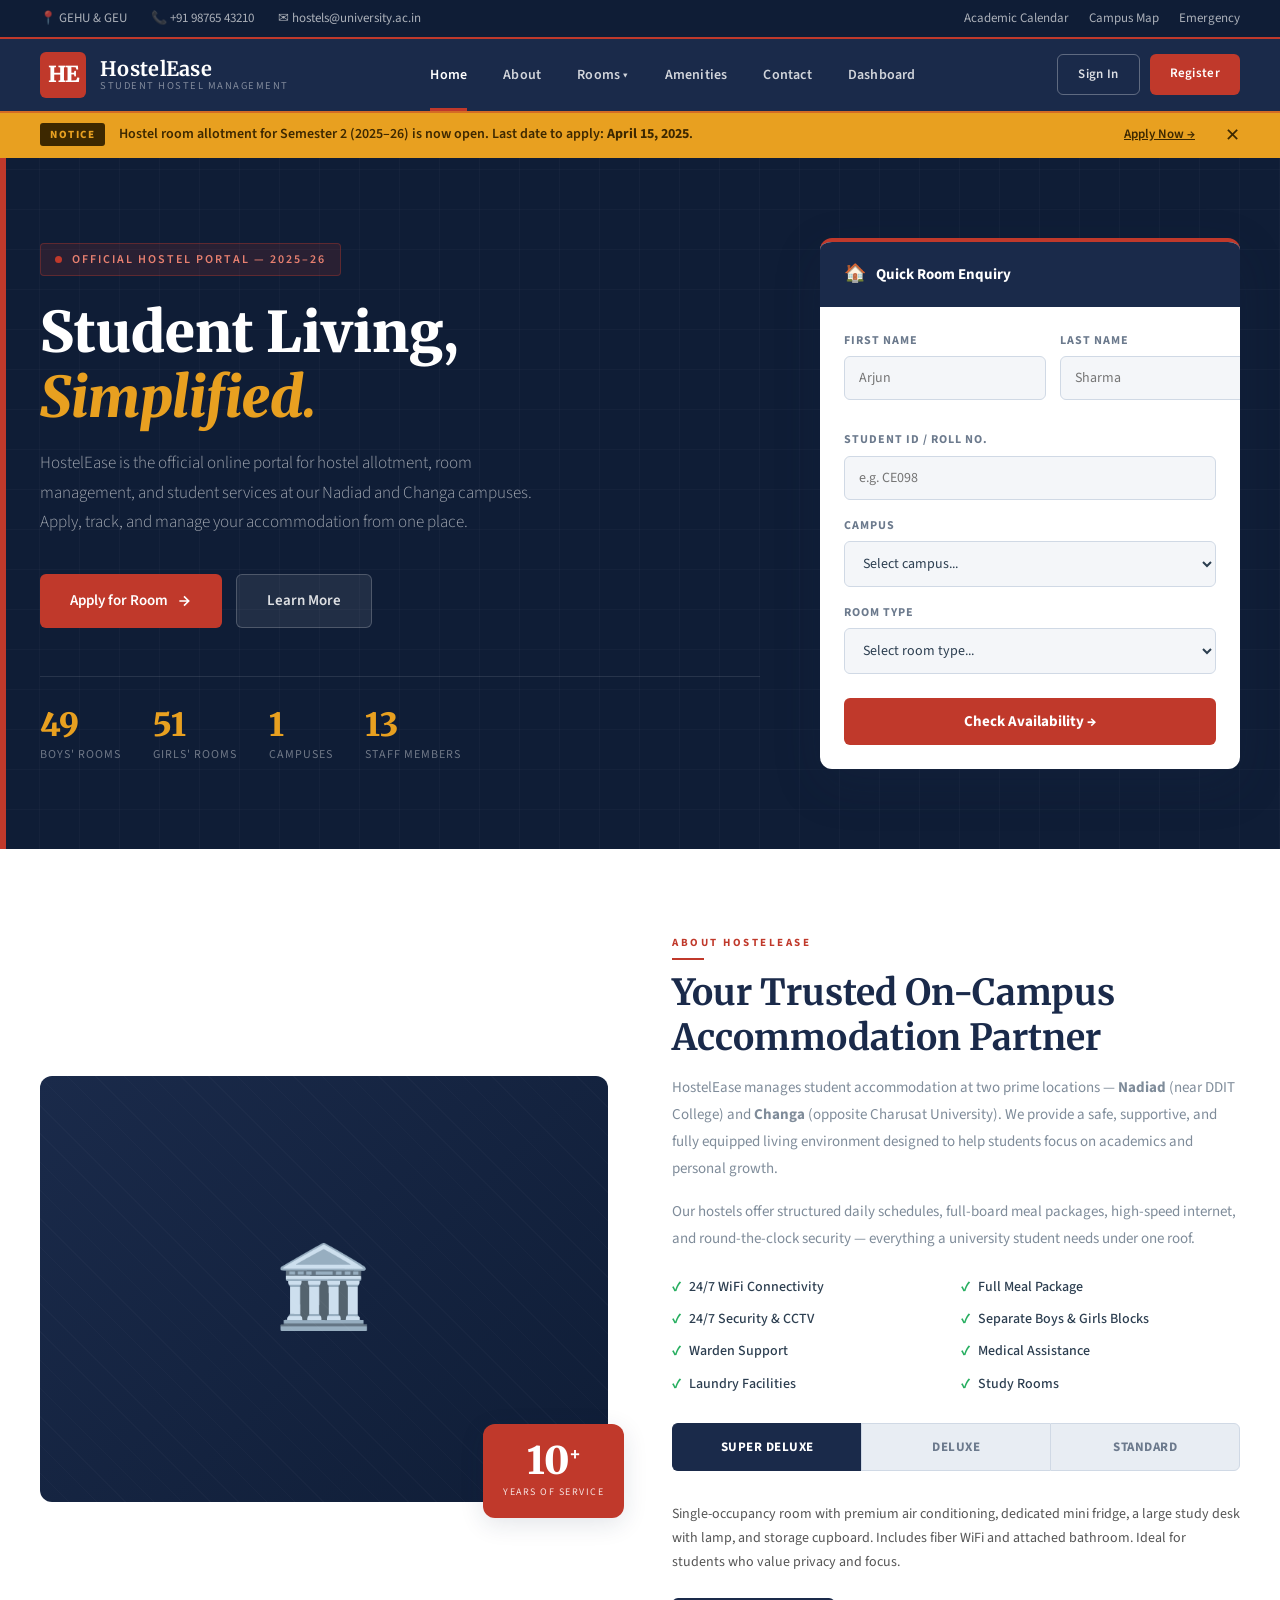
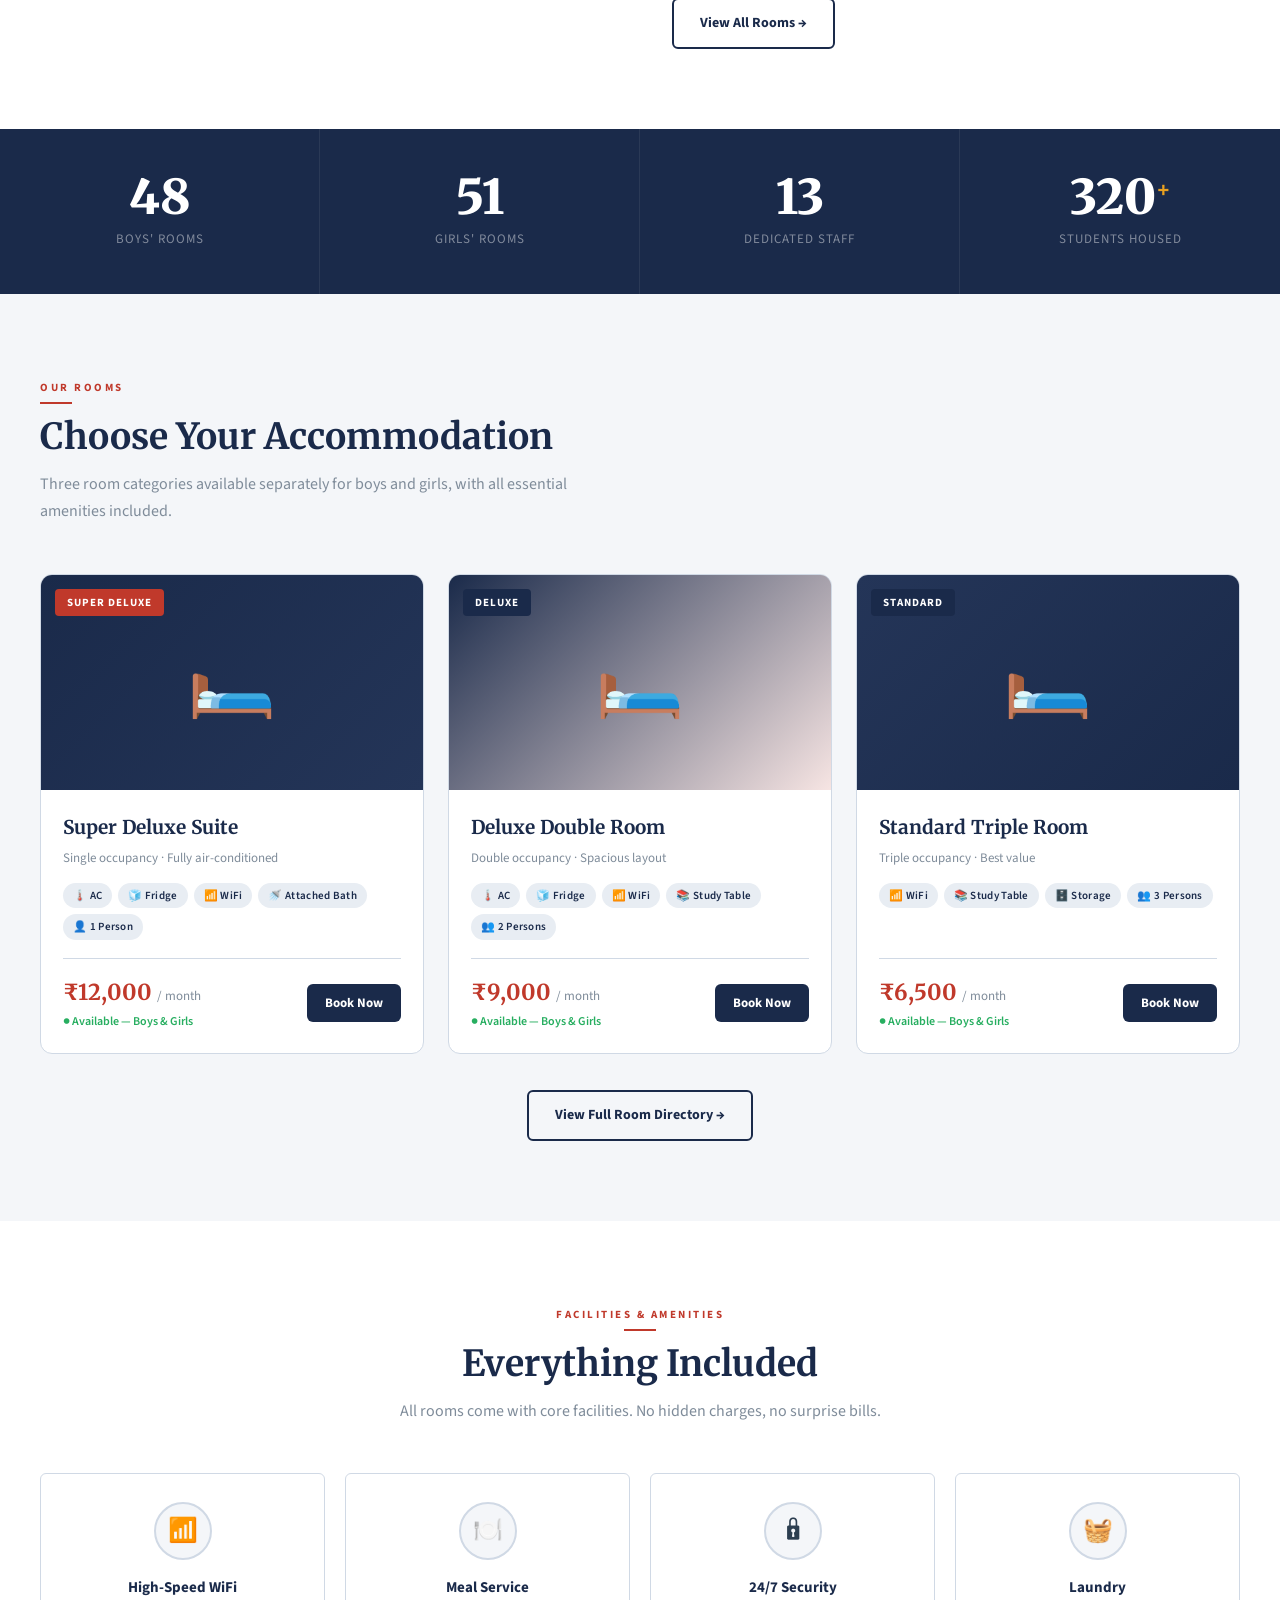
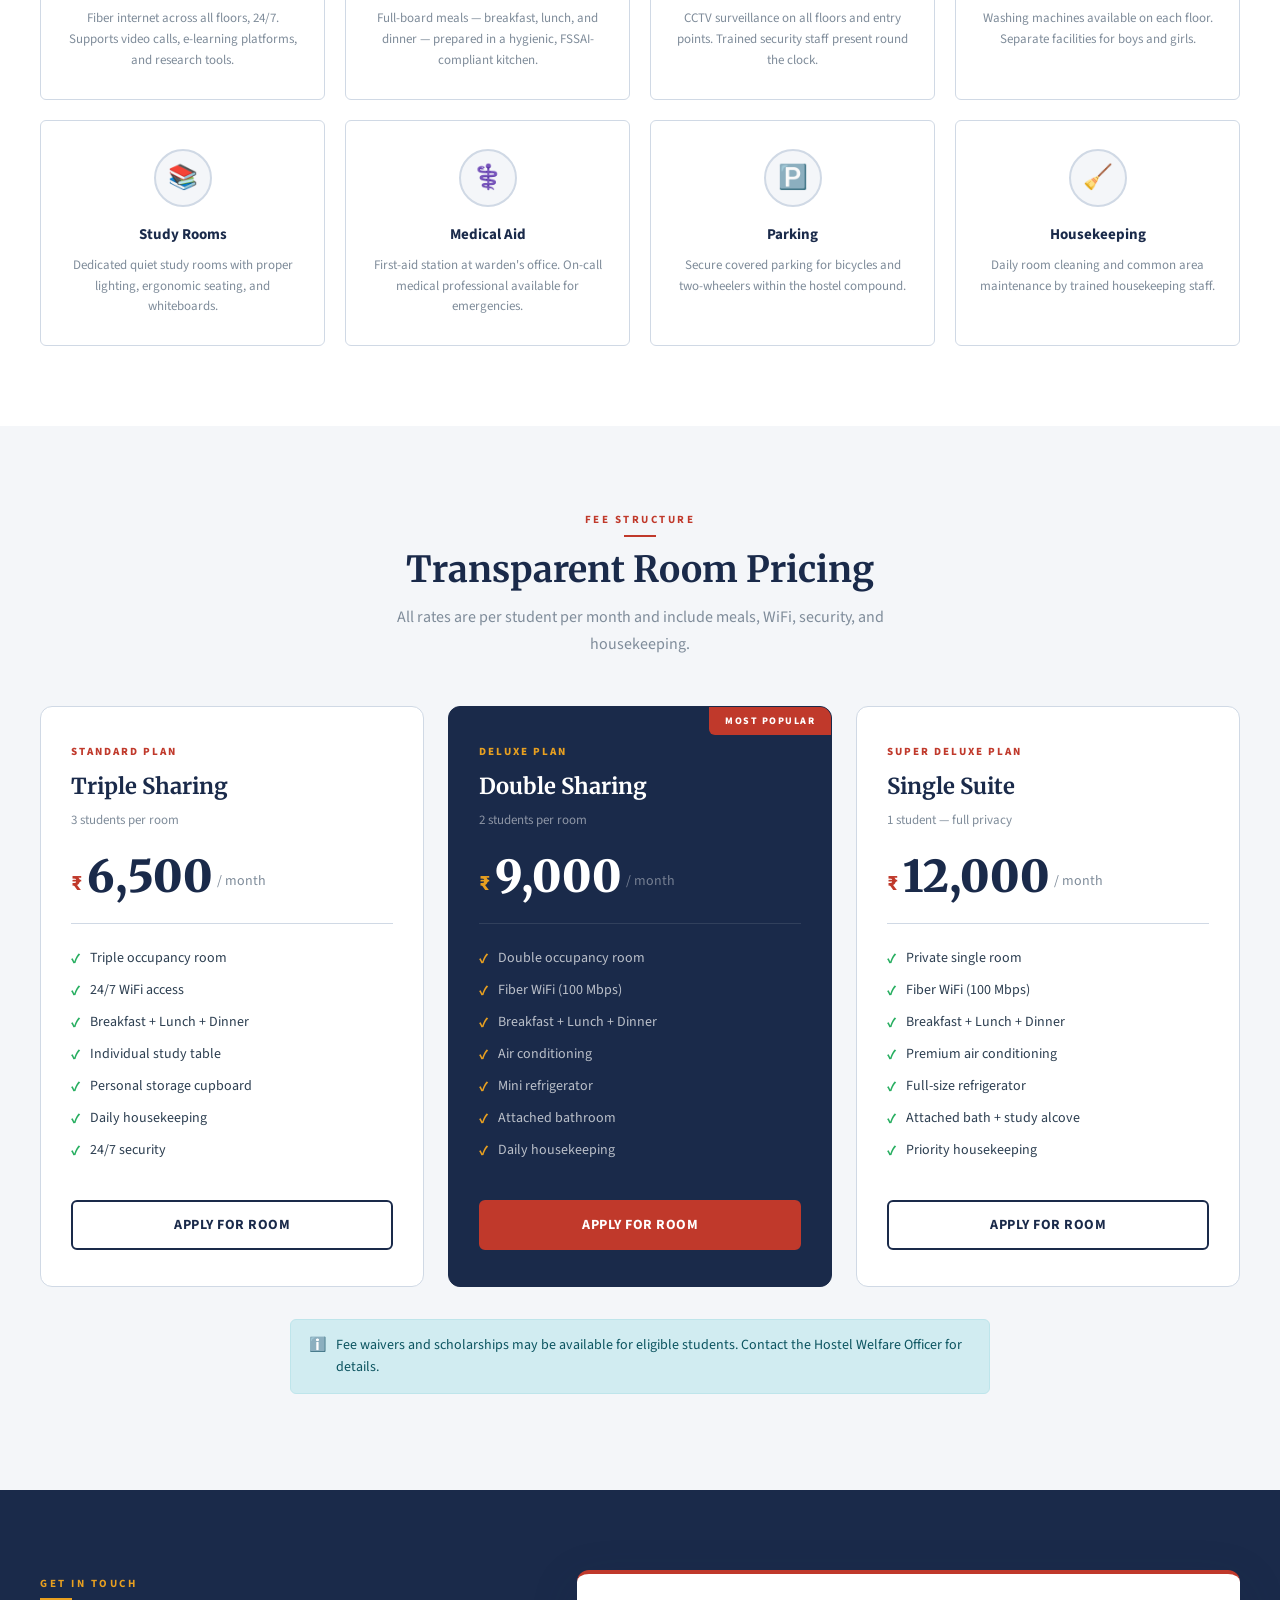
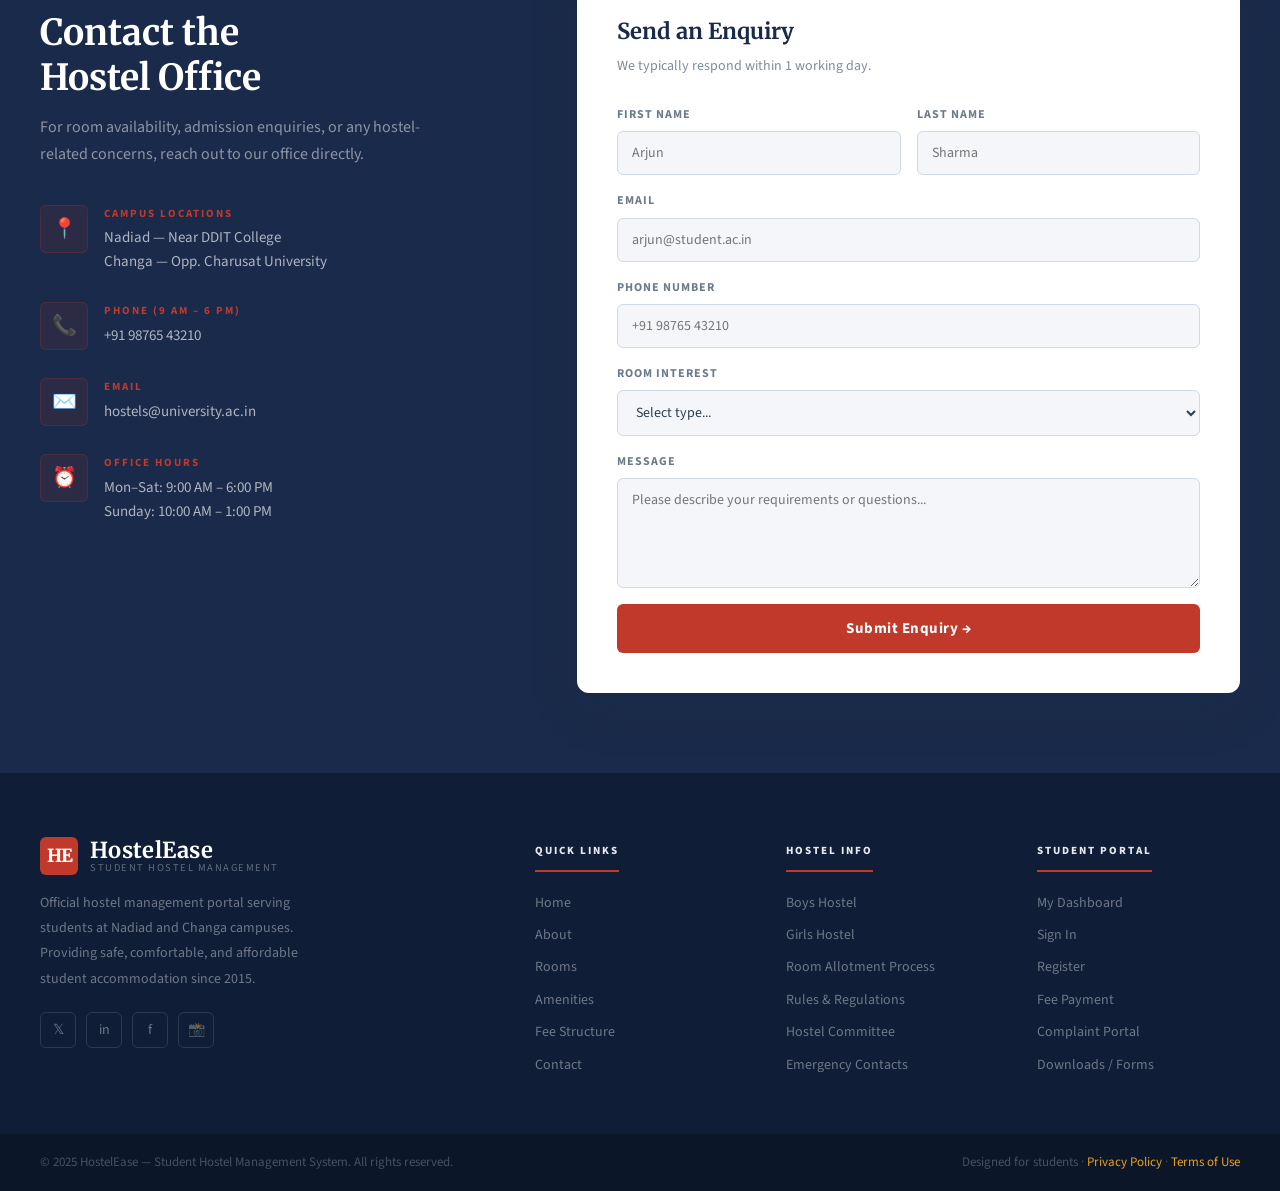
<file: index.html>
<!DOCTYPE html>
<html lang="en">
<head>
  <meta charset="UTF-8"/>
  <meta name="viewport" content="width=device-width, initial-scale=1.0"/>
  <title>HostelEase — Student Hostel Management System</title>
  <meta name="description" content="HostelEase is the official hostel management portal for students. Book rooms, manage your stay, and access all hostel services online."/>
  <link rel="stylesheet" href="css/style.css"/>
  <link rel="icon" href="data:image/svg+xml,<svg xmlns='http://www.w3.org/2000/svg' viewBox='0 0 100 100'><rect fill='%23c0392b' width='100' height='100' rx='12'/><text y='.9em' font-size='72' x='50%' text-anchor='middle' fill='white' font-weight='900' font-family='Georgia'>H</text></svg>"/>
</head>
<body>

<!-- TOP BAR -->
<div class="topbar">
  <div class="topbar-inner">
    <div class="topbar-contact">
      <span>📍 GEHU & GEU</span>
      <span>📞 +91 98765 43210</span>
      <span>✉ hostels@university.ac.in</span>
    </div>
    <div class="topbar-links">
      <a href="#">Academic Calendar</a>
      <a href="#">Campus Map</a>
      <a href="#">Emergency</a>
    </div>
  </div>
</div>

<!-- NAVBAR -->
<nav class="navbar" role="navigation" aria-label="Main Navigation">
  <div class="navbar-inner">
    <a href="index.html" class="navbar-brand">
      <div class="brand-icon">HE</div>
      <div class="brand-text">
        <span class="brand-name">HostelEase</span>
        <span class="brand-tagline">Student Hostel Management</span>
      </div>
    </a>
    <ul class="nav-links">
      <li data-section="hero" class="active"><a href="index.html">Home</a></li>
      <li data-section="about"><a href="#about">About</a></li>
      <li>
        <a href="#rooms">Rooms ▾</a>
        <div class="nav-dropdown">
          <a href="pages/rooms.html">All Rooms</a>
          <a href="pages/rooms.html#boys">Boys Hostel</a>
          <a href="pages/rooms.html#girls">Girls Hostel</a>
          <a href="#pricing">Room Pricing</a>
        </div>
      </li>
      <li data-section="amenities"><a href="#amenities">Amenities</a></li>
      <li data-section="contact"><a href="#contact">Contact</a></li>
      <li><a href="pages/dashboard.html">Dashboard</a></li>
    </ul>
    <div class="nav-actions">
      <a href="#" class="btn-nav-outline" onclick="openModal('signin'); return false;">Sign In</a>
      <a href="#" class="btn-nav-solid" onclick="openModal('signup'); return false;">Register</a>
    </div>
  </div>
</nav>

<!-- NOTICE BAND -->
<div id="noticeBand" class="notice-band">
  <div class="notice-inner">
    <span class="notice-badge">NOTICE</span>
    <span>Hostel room allotment for Semester 2 (2025–26) is now open. Last date to apply: <strong>April 15, 2025</strong>.</span>
    <a href="#" onclick="openModal('signup'); return false;">Apply Now →</a>
    <button id="noticeClose" style="background:none;border:none;cursor:pointer;font-size:18px;color:#3d2800;margin-left:16px;line-height:1;" aria-label="Dismiss">✕</button>
  </div>
</div>

<!-- HERO -->
<section id="hero" class="hero">
  <div class="hero-pattern"></div>
  <div class="hero-red-bar"></div>
  <div class="hero-inner">
    <div class="hero-text">
      <div class="hero-eyebrow">Official Hostel Portal — 2025–26</div>
      <h1 class="hero-title">
        Student Living,<br>
        <span class="highlight">Simplified.</span>
      </h1>
      <p class="hero-desc">
        HostelEase is the official online portal for hostel allotment, room management,
        and student services at our Nadiad and Changa campuses. Apply, track, and manage
        your accommodation from one place.
      </p>
      <div class="hero-cta-group">
        <a href="#" class="btn-hero-primary" onclick="openModal('signup'); return false;">
          Apply for Room
          <svg width="16" height="16" viewBox="0 0 24 24" fill="none" stroke="currentColor" stroke-width="2.5"><path d="M5 12h14M12 5l7 7-7 7"/></svg>
        </a>
        <a href="#about" class="btn-hero-secondary">
          Learn More
        </a>
      </div>
      <div class="hero-stats-row">
        <div class="hero-stat-item">
          <div class="num"><span data-count="76">76</span></div>
          <div class="lbl">Boys' Rooms</div>
        </div>
        <div class="hero-stat-item">
          <div class="num"><span data-count="80">80</span></div>
          <div class="lbl">Girls' Rooms</div>
        </div>
        <div class="hero-stat-item">
          <div class="num"><span data-count="2">2</span></div>
          <div class="lbl">Campuses</div>
        </div>
        <div class="hero-stat-item">
          <div class="num"><span data-count="21">21</span></div>
          <div class="lbl">Staff Members</div>
        </div>
      </div>
    </div>

    <!-- QUICK APPLY CARD -->
    <div class="hero-card">
      <div class="hero-card-header">
        <span class="hero-card-icon">🏠</span>
        <h3>Quick Room Enquiry</h3>
      </div>
      <div class="hero-card-body">
        <form class="quick-form" onsubmit="event.preventDefault(); openModal('signup');">
          <div class="form-row">
            <div class="form-group">
              <label>First Name</label>
              <input type="text" placeholder="Arjun" required/>
            </div>
            <div class="form-group">
              <label>Last Name</label>
              <input type="text" placeholder="Sharma" required/>
            </div>
          </div>
          <div class="form-group">
            <label>Student ID / Roll No.</label>
            <input type="text" placeholder="e.g. CE098" required/>
          </div>
          <div class="form-group">
            <label>Campus</label>
            <select>
              <option value="">Select campus...</option>
              <option>Nadiad (Near DDIT College)</option>
              <option>Changa (Opp. Charusat University)</option>
            </select>
          </div>
          <div class="form-group">
            <label>Room Type</label>
            <select>
              <option value="">Select room type...</option>
              <option>Standard (Triple Sharing)</option>
              <option>Deluxe (Double Sharing)</option>
              <option>Super Deluxe (Single)</option>
            </select>
          </div>
          <button type="submit" class="btn-form-submit">Check Availability →</button>
        </form>
      </div>
    </div>
  </div>
</section>

<!-- ABOUT -->
<section id="about" class="section">
  <div class="container">
    <div class="about-grid">
      <div class="about-img-wrap reveal">
        <div class="about-img-placeholder">🏛️</div>
        <div class="about-cert">
          <div class="big">10<sup style="font-size:18px">+</sup></div>
          <div class="small">Years of Service</div>
        </div>
      </div>
      <div class="about-content">
        <div class="section-kicker reveal">About HostelEase</div>
        <h2 class="section-title reveal reveal-d1">Your Trusted On-Campus<br>Accommodation Partner</h2>
        <p class="reveal reveal-d2" style="margin-top:14px;">
          HostelEase manages student accommodation at two prime locations — <strong>Nadiad</strong> (near DDIT College)
          and <strong>Changa</strong> (opposite Charusat University). We provide a safe, supportive, and fully
          equipped living environment designed to help students focus on academics and personal growth.
        </p>
        <p class="reveal reveal-d2">
          Our hostels offer structured daily schedules, full-board meal packages, high-speed internet,
          and round-the-clock security — everything a university student needs under one roof.
        </p>
        <ul class="about-features reveal reveal-d3">
          <li>24/7 WiFi Connectivity</li>
          <li>Full Meal Package</li>
          <li>24/7 Security & CCTV</li>
          <li>Separate Boys & Girls Blocks</li>
          <li>Warden Support</li>
          <li>Medical Assistance</li>
          <li>Laundry Facilities</li>
          <li>Study Rooms</li>
        </ul>
        <div class="room-tabs-wrap reveal reveal-d3" style="margin-top:28px;">
          <button class="room-tab-btn active" data-tab="superdelux" onclick="switchAboutTab('superdelux')">Super Deluxe</button>
          <button class="room-tab-btn" data-tab="delux" onclick="switchAboutTab('delux')">Deluxe</button>
          <button class="room-tab-btn" data-tab="standard" onclick="switchAboutTab('standard')">Standard</button>
        </div>
        <div class="room-tab-panel active" id="rtab-superdelux">
          <p style="font-size:14px;color:#555;line-height:1.7;">Single-occupancy room with premium air conditioning, dedicated mini fridge, a large study desk with lamp, and storage cupboard. Includes fiber WiFi and attached bathroom. Ideal for students who value privacy and focus.</p>
        </div>
        <div class="room-tab-panel" id="rtab-delux">
          <p style="font-size:14px;color:#555;line-height:1.7;">Double-sharing room with individual study tables, personal storage cupboards, AC, mini fridge, and fiber WiFi. Spacious layout with shared attached bathroom. Balances comfort with affordability.</p>
        </div>
        <div class="room-tab-panel" id="rtab-standard">
          <p style="font-size:14px;color:#555;line-height:1.7;">Triple-sharing room with dedicated study tables and storage for each student, 24/7 WiFi, and common bathroom access. The most budget-friendly option without compromising on essentials.</p>
        </div>
        <div class="reveal reveal-d4" style="margin-top:24px;">
          <a href="#rooms" class="btn-outline-navy">View All Rooms →</a>
        </div>
      </div>
    </div>
  </div>
</section>

<!-- STATS -->
<div id="stats-section" class="stats-bar">
  <div class="stats-bar-grid">
    <div class="stat-box">
      <span class="stat-number"><span data-count="76">76</span></span>
      <p class="stat-desc">Boys' Rooms</p>
    </div>
    <div class="stat-box">
      <span class="stat-number"><span data-count="80">80</span></span>
      <p class="stat-desc">Girls' Rooms</p>
    </div>
    <div class="stat-box">
      <span class="stat-number"><span data-count="21">21</span></span>
      <p class="stat-desc">Dedicated Staff</p>
    </div>
    <div class="stat-box">
      <span class="stat-number"><span data-count="500">500</span><sup>+</sup></span>
      <p class="stat-desc">Students Housed</p>
    </div>
  </div>
</div>

<!-- ROOMS -->
<section id="rooms" class="section section-alt">
  <div class="container">
    <div class="section-header reveal">
      <div class="section-kicker">Our Rooms</div>
      <h2 class="section-title">Choose Your Accommodation</h2>
      <p class="section-subtitle">Three room categories available separately for boys and girls, with all essential amenities included.</p>
    </div>
    <div class="rooms-grid">
      <div class="room-card reveal">
        <div class="room-card-img" style="background: linear-gradient(135deg, #1a2a4a 0%, #243558 100%); display:flex; align-items:center; justify-content:center; font-size:72px;">🛏️
          <span class="room-card-badge red">Super Deluxe</span>
        </div>
        <div class="room-card-body">
          <h3 class="room-card-title">Super Deluxe Suite</h3>
          <p class="room-card-sub">Single occupancy · Fully air-conditioned</p>
          <div class="room-amenity-pills">
            <span class="pill">🌡️ AC</span>
            <span class="pill">🧊 Fridge</span>
            <span class="pill">📶 WiFi</span>
            <span class="pill">🚿 Attached Bath</span>
            <span class="pill">👤 1 Person</span>
          </div>
          <div class="room-card-footer">
            <div>
              <div class="room-price">₹12,000 <span>/ month</span></div>
              <div style="font-size:12px;color:#27ae60;margin-top:2px;font-weight:600;">● Available — Boys & Girls</div>
            </div>
            <a href="#" class="btn-book" onclick="openModal('signup'); return false;">Book Now</a>
          </div>
        </div>
      </div>
      <div class="room-card reveal reveal-d1">
        <div class="room-card-img" style="background: linear-gradient(135deg, #1a2a4a 0%, #c0392b22 100%); display:flex; align-items:center; justify-content:center; font-size:72px;">🛏️
          <span class="room-card-badge">Deluxe</span>
        </div>
        <div class="room-card-body">
          <h3 class="room-card-title">Deluxe Double Room</h3>
          <p class="room-card-sub">Double occupancy · Spacious layout</p>
          <div class="room-amenity-pills">
            <span class="pill">🌡️ AC</span>
            <span class="pill">🧊 Fridge</span>
            <span class="pill">📶 WiFi</span>
            <span class="pill">📚 Study Table</span>
            <span class="pill">👥 2 Persons</span>
          </div>
          <div class="room-card-footer">
            <div>
              <div class="room-price">₹9,000 <span>/ month</span></div>
              <div style="font-size:12px;color:#27ae60;margin-top:2px;font-weight:600;">● Available — Boys & Girls</div>
            </div>
            <a href="#" class="btn-book" onclick="openModal('signup'); return false;">Book Now</a>
          </div>
        </div>
      </div>
      <div class="room-card reveal reveal-d2">
        <div class="room-card-img" style="background: linear-gradient(135deg, #243558 0%, #1a2a4a 100%); display:flex; align-items:center; justify-content:center; font-size:72px;">🛏️
          <span class="room-card-badge">Standard</span>
        </div>
        <div class="room-card-body">
          <h3 class="room-card-title">Standard Triple Room</h3>
          <p class="room-card-sub">Triple occupancy · Best value</p>
          <div class="room-amenity-pills">
            <span class="pill">📶 WiFi</span>
            <span class="pill">📚 Study Table</span>
            <span class="pill">🗄️ Storage</span>
            <span class="pill">👥 3 Persons</span>
          </div>
          <div class="room-card-footer">
            <div>
              <div class="room-price">₹6,500 <span>/ month</span></div>
              <div style="font-size:12px;color:#27ae60;margin-top:2px;font-weight:600;">● Available — Boys & Girls</div>
            </div>
            <a href="#" class="btn-book" onclick="openModal('signup'); return false;">Book Now</a>
          </div>
        </div>
      </div>
    </div>
    <div style="text-align:center;margin-top:36px;" class="reveal">
      <a href="pages/rooms.html" class="btn-outline-navy">View Full Room Directory →</a>
    </div>
  </div>
</section>

<!-- AMENITIES -->
<section id="amenities" class="section">
  <div class="container">
    <div class="section-header centered reveal">
      <div class="section-kicker">Facilities & Amenities</div>
      <h2 class="section-title">Everything Included</h2>
      <p class="section-subtitle">All rooms come with core facilities. No hidden charges, no surprise bills.</p>
    </div>
    <div class="amenities-grid">
      <div class="amenity-card reveal">
        <div class="amenity-icon-wrap">📶</div>
        <h3>High-Speed WiFi</h3>
        <p>Fiber internet across all floors, 24/7. Supports video calls, e-learning platforms, and research tools.</p>
      </div>
      <div class="amenity-card reveal reveal-d1">
        <div class="amenity-icon-wrap">🍽️</div>
        <h3>Meal Service</h3>
        <p>Full-board meals — breakfast, lunch, and dinner — prepared in a hygienic, FSSAI-compliant kitchen.</p>
      </div>
      <div class="amenity-card reveal reveal-d2">
        <div class="amenity-icon-wrap">🔒</div>
        <h3>24/7 Security</h3>
        <p>CCTV surveillance on all floors and entry points. Trained security staff present round the clock.</p>
      </div>
      <div class="amenity-card reveal reveal-d3">
        <div class="amenity-icon-wrap">🧺</div>
        <h3>Laundry</h3>
        <p>Washing machines available on each floor. Separate facilities for boys and girls.</p>
      </div>
      <div class="amenity-card reveal">
        <div class="amenity-icon-wrap">📚</div>
        <h3>Study Rooms</h3>
        <p>Dedicated quiet study rooms with proper lighting, ergonomic seating, and whiteboards.</p>
      </div>
      <div class="amenity-card reveal reveal-d1">
        <div class="amenity-icon-wrap">⚕️</div>
        <h3>Medical Aid</h3>
        <p>First-aid station at warden's office. On-call medical professional available for emergencies.</p>
      </div>
      <div class="amenity-card reveal reveal-d2">
        <div class="amenity-icon-wrap">🅿️</div>
        <h3>Parking</h3>
        <p>Secure covered parking for bicycles and two-wheelers within the hostel compound.</p>
      </div>
      <div class="amenity-card reveal reveal-d3">
        <div class="amenity-icon-wrap">🧹</div>
        <h3>Housekeeping</h3>
        <p>Daily room cleaning and common area maintenance by trained housekeeping staff.</p>
      </div>
    </div>
  </div>
</section>

<!-- PRICING -->
<section id="pricing" class="section section-alt">
  <div class="container">
    <div class="section-header centered reveal">
      <div class="section-kicker">Fee Structure</div>
      <h2 class="section-title">Transparent Room Pricing</h2>
      <p class="section-subtitle">All rates are per student per month and include meals, WiFi, security, and housekeeping.</p>
    </div>
    <div class="pricing-grid">
      <div class="pricing-card reveal">
        <div class="pricing-plan-name">Standard Plan</div>
        <div class="pricing-room-name">Triple Sharing</div>
        <p class="pricing-occupancy">3 students per room</p>
        <div class="pricing-amount-row">
          <span class="pricing-currency">₹</span>
          <span class="pricing-amount">6,500</span>
          <span class="pricing-period">/ month</span>
        </div>
        <ul class="pricing-features-list">
          <li><span class="check">✓</span> Triple occupancy room</li>
          <li><span class="check">✓</span> 24/7 WiFi access</li>
          <li><span class="check">✓</span> Breakfast + Lunch + Dinner</li>
          <li><span class="check">✓</span> Individual study table</li>
          <li><span class="check">✓</span> Personal storage cupboard</li>
          <li><span class="check">✓</span> Daily housekeeping</li>
          <li><span class="check">✓</span> 24/7 security</li>
        </ul>
        <button class="pricing-cta pricing-cta-outline" onclick="openModal('signup')">Apply for Room</button>
      </div>
      <div class="pricing-card featured reveal reveal-d1">
        <div class="pricing-plan-name">Deluxe Plan</div>
        <div class="pricing-room-name">Double Sharing</div>
        <p class="pricing-occupancy">2 students per room</p>
        <div class="pricing-amount-row">
          <span class="pricing-currency">₹</span>
          <span class="pricing-amount">9,000</span>
          <span class="pricing-period">/ month</span>
        </div>
        <ul class="pricing-features-list">
          <li><span class="check">✓</span> Double occupancy room</li>
          <li><span class="check">✓</span> Fiber WiFi (100 Mbps)</li>
          <li><span class="check">✓</span> Breakfast + Lunch + Dinner</li>
          <li><span class="check">✓</span> Air conditioning</li>
          <li><span class="check">✓</span> Mini refrigerator</li>
          <li><span class="check">✓</span> Attached bathroom</li>
          <li><span class="check">✓</span> Daily housekeeping</li>
        </ul>
        <button class="pricing-cta pricing-cta-solid" onclick="openModal('signup')">Apply for Room</button>
      </div>
      <div class="pricing-card reveal reveal-d2">
        <div class="pricing-plan-name">Super Deluxe Plan</div>
        <div class="pricing-room-name">Single Suite</div>
        <p class="pricing-occupancy">1 student — full privacy</p>
        <div class="pricing-amount-row">
          <span class="pricing-currency">₹</span>
          <span class="pricing-amount">12,000</span>
          <span class="pricing-period">/ month</span>
        </div>
        <ul class="pricing-features-list">
          <li><span class="check">✓</span> Private single room</li>
          <li><span class="check">✓</span> Fiber WiFi (100 Mbps)</li>
          <li><span class="check">✓</span> Breakfast + Lunch + Dinner</li>
          <li><span class="check">✓</span> Premium air conditioning</li>
          <li><span class="check">✓</span> Full-size refrigerator</li>
          <li><span class="check">✓</span> Attached bath + study alcove</li>
          <li><span class="check">✓</span> Priority housekeeping</li>
        </ul>
        <button class="pricing-cta pricing-cta-outline" onclick="openModal('signup')">Apply for Room</button>
      </div>
    </div>
    <div class="alert alert-info reveal" style="margin-top:32px; max-width:700px; margin-left:auto; margin-right:auto;">
      <span>ℹ️</span>
      <span>Fee waivers and scholarships may be available for eligible students. Contact the Hostel Welfare Officer for details.</span>
    </div>
  </div>
</section>

<!-- CONTACT -->
<section id="contact" class="section section-dark">
  <div class="container">
    <div class="contact-grid">
      <div>
        <div class="section-kicker reveal">Get in Touch</div>
        <h2 class="section-title reveal reveal-d1">Contact the<br>Hostel Office</h2>
        <p class="section-subtitle reveal reveal-d2" style="max-width:420px;margin-top:14px;">
          For room availability, admission enquiries, or any hostel-related concerns, reach out to our office directly.
        </p>
        <div style="margin-top:36px;">
          <div class="contact-info-block reveal reveal-d2">
            <div class="contact-icon-box">📍</div>
            <div class="contact-info-text">
              <h4>Campus Locations</h4>
              <p>Nadiad — Near DDIT College<br>Changa — Opp. Charusat University</p>
            </div>
          </div>
          <div class="contact-info-block reveal reveal-d3">
            <div class="contact-icon-box">📞</div>
            <div class="contact-info-text">
              <h4>Phone (9 AM – 6 PM)</h4>
              <p>+91 98765 43210</p>
            </div>
          </div>
          <div class="contact-info-block reveal reveal-d3">
            <div class="contact-icon-box">✉️</div>
            <div class="contact-info-text">
              <h4>Email</h4>
              <p>hostels@university.ac.in</p>
            </div>
          </div>
          <div class="contact-info-block reveal reveal-d4">
            <div class="contact-icon-box">⏰</div>
            <div class="contact-info-text">
              <h4>Office Hours</h4>
              <p>Mon–Sat: 9:00 AM – 6:00 PM<br>Sunday: 10:00 AM – 1:00 PM</p>
            </div>
          </div>
        </div>
      </div>
      <div class="contact-form-box reveal reveal-d1">
        <h3 class="contact-form-title">Send an Enquiry</h3>
        <p class="contact-form-sub">We typically respond within 1 working day.</p>
        <form>
          <div class="form-grid">
            <div class="form-group">
              <label>First Name</label>
              <input type="text" placeholder="Arjun" required/>
            </div>
            <div class="form-group">
              <label>Last Name</label>
              <input type="text" placeholder="Sharma" required/>
            </div>
          </div>
          <div class="form-group">
            <label>Email</label>
            <input type="email" placeholder="arjun@student.ac.in" required/>
          </div>
          <div class="form-group">
            <label>Phone Number</label>
            <input type="tel" placeholder="+91 98765 43210"/>
          </div>
          <div class="form-group">
            <label>Room Interest</label>
            <select>
              <option value="">Select type...</option>
              <option>Standard Triple Room</option>
              <option>Deluxe Double Room</option>
              <option>Super Deluxe Single Suite</option>
            </select>
          </div>
          <div class="form-group">
            <label>Message</label>
            <textarea placeholder="Please describe your requirements or questions..."></textarea>
          </div>
          <button type="submit" class="btn-contact-submit">Submit Enquiry →</button>
        </form>
      </div>
    </div>
  </div>
</section>

<!-- FOOTER -->
<footer class="footer">
  <div class="container">
    <div class="footer-grid">
      <div class="footer-about">
        <div class="navbar-brand" style="display:flex;align-items:center;gap:12px;margin-bottom:4px;">
          <div class="brand-icon" style="width:38px;height:38px;font-size:18px;">HE</div>
          <div class="brand-text">
            <span class="brand-name">HostelEase</span>
            <span class="brand-tagline">Student Hostel Management</span>
          </div>
        </div>
        <p>Official hostel management portal serving students at Nadiad and Changa campuses. Providing safe, comfortable, and affordable student accommodation since 2015.</p>
        <div class="footer-socials">
          <a href="#" class="footer-social-link" title="Twitter">𝕏</a>
          <a href="#" class="footer-social-link" title="LinkedIn">in</a>
          <a href="#" class="footer-social-link" title="Facebook">f</a>
          <a href="#" class="footer-social-link" title="Instagram">📸</a>
        </div>
      </div>
      <div class="footer-col">
        <h4>Quick Links</h4>
        <ul>
          <li><a href="index.html">Home</a></li>
          <li><a href="#about">About</a></li>
          <li><a href="#rooms">Rooms</a></li>
          <li><a href="#amenities">Amenities</a></li>
          <li><a href="#pricing">Fee Structure</a></li>
          <li><a href="#contact">Contact</a></li>
        </ul>
      </div>
      <div class="footer-col">
        <h4>Hostel Info</h4>
        <ul>
          <li><a href="#">Boys Hostel</a></li>
          <li><a href="#">Girls Hostel</a></li>
          <li><a href="#">Room Allotment Process</a></li>
          <li><a href="#">Rules & Regulations</a></li>
          <li><a href="#">Hostel Committee</a></li>
          <li><a href="#">Emergency Contacts</a></li>
        </ul>
      </div>
      <div class="footer-col">
        <h4>Student Portal</h4>
        <ul>
          <li><a href="pages/dashboard.html">My Dashboard</a></li>
          <li><a href="#" onclick="openModal('signin'); return false;">Sign In</a></li>
          <li><a href="#" onclick="openModal('signup'); return false;">Register</a></li>
          <li><a href="#">Fee Payment</a></li>
          <li><a href="#">Complaint Portal</a></li>
          <li><a href="#">Downloads / Forms</a></li>
        </ul>
      </div>
    </div>
  </div>
  <div class="footer-bottom">
    <span>© 2025 HostelEase — Student Hostel Management System. All rights reserved.</span>
    <span>Designed for students · <a href="#">Privacy Policy</a> · <a href="#">Terms of Use</a></span>
  </div>
</footer>

<!-- AUTH MODAL -->
<div class="modal-backdrop" id="authModal">
  <div class="modal-box" role="dialog" aria-modal="true">
    <div class="modal-header">
      <div class="modal-header-text">
        <h2 id="modalTitle">Student Sign In</h2>
        <p id="modalSub">Access your hostel account</p>
      </div>
      <button class="modal-close-btn" onclick="closeModal()" aria-label="Close">✕</button>
    </div>
    <div class="modal-tabs-strip">
      <button class="modal-tab active" data-tab="signin" onclick="switchModalTab('signin')">Sign In</button>
      <button class="modal-tab" data-tab="signup" onclick="switchModalTab('signup')">Register</button>
    </div>
    <div class="modal-body">
      <!-- SIGN IN -->
      <div class="modal-panel active" id="modal-signin">
        <form onsubmit="return false;">
          <div class="form-group">
            <label>Student Email / ID</label>
            <input type="text" placeholder="rollno@university.ac.in" required/>
          </div>
          <div class="form-group">
            <label>Password</label>
            <input type="password" placeholder="••••••••" required/>
          </div>
          <div style="display:flex;justify-content:space-between;align-items:center;margin-bottom:20px;">
            <label style="display:flex;align-items:center;gap:6px;font-size:13px;color:#666;cursor:pointer;">
              <input type="checkbox" style="width:auto;padding:0;background:none;border-color:#ccc;"/> Remember me
            </label>
            <a href="#" style="font-size:13px;color:var(--red);text-decoration:none;">Forgot password?</a>
          </div>
          <button type="submit" class="modal-submit-btn">Sign In to Portal</button>
        </form>
        <p class="modal-toggle-text">New student? <a onclick="switchModalTab('signup')">Register here</a></p>
      </div>
      <!-- REGISTER -->
      <div class="modal-panel" id="modal-signup">
        <form onsubmit="return false;">
          <div style="display:grid;grid-template-columns:1fr 1fr;gap:14px;">
            <div class="form-group">
              <label>First Name</label>
              <input type="text" placeholder="Arjun" required/>
            </div>
            <div class="form-group">
              <label>Last Name</label>
              <input type="text" placeholder="Sharma" required/>
            </div>
          </div>
          <div class="form-group">
            <label>Student Roll No.</label>
            <input type="text" placeholder="e.g. CE098" required/>
          </div>
          <div class="form-group">
            <label>University Email</label>
            <input type="email" placeholder="rollno@university.ac.in" required/>
          </div>
          <div class="form-group">
            <label>Phone Number</label>
            <input type="tel" placeholder="+91 98765 43210" required/>
          </div>
          <div class="form-group">
            <label>Campus</label>
            <select>
              <option value="">Select campus...</option>
              <option>Nadiad (Near DDIT College)</option>
              <option>Changa (Opp. Charusat University)</option>
            </select>
          </div>
          <div class="form-group">
            <label>Preferred Room Type</label>
            <select>
              <option value="">Select room type...</option>
              <option>Standard (Triple Sharing)</option>
              <option>Deluxe (Double Sharing)</option>
              <option>Super Deluxe (Single)</option>
            </select>
          </div>
          <div class="form-group">
            <label>Set Password</label>
            <input type="password" placeholder="Min 8 characters" required/>
          </div>
          <button type="submit" class="modal-submit-btn">Create Student Account</button>
        </form>
        <p class="modal-toggle-text">Already registered? <a onclick="switchModalTab('signin')">Sign in</a></p>
      </div>
    </div>
  </div>
</div>

<script src="js/main.js"></script>
</body>
</html>
</file>
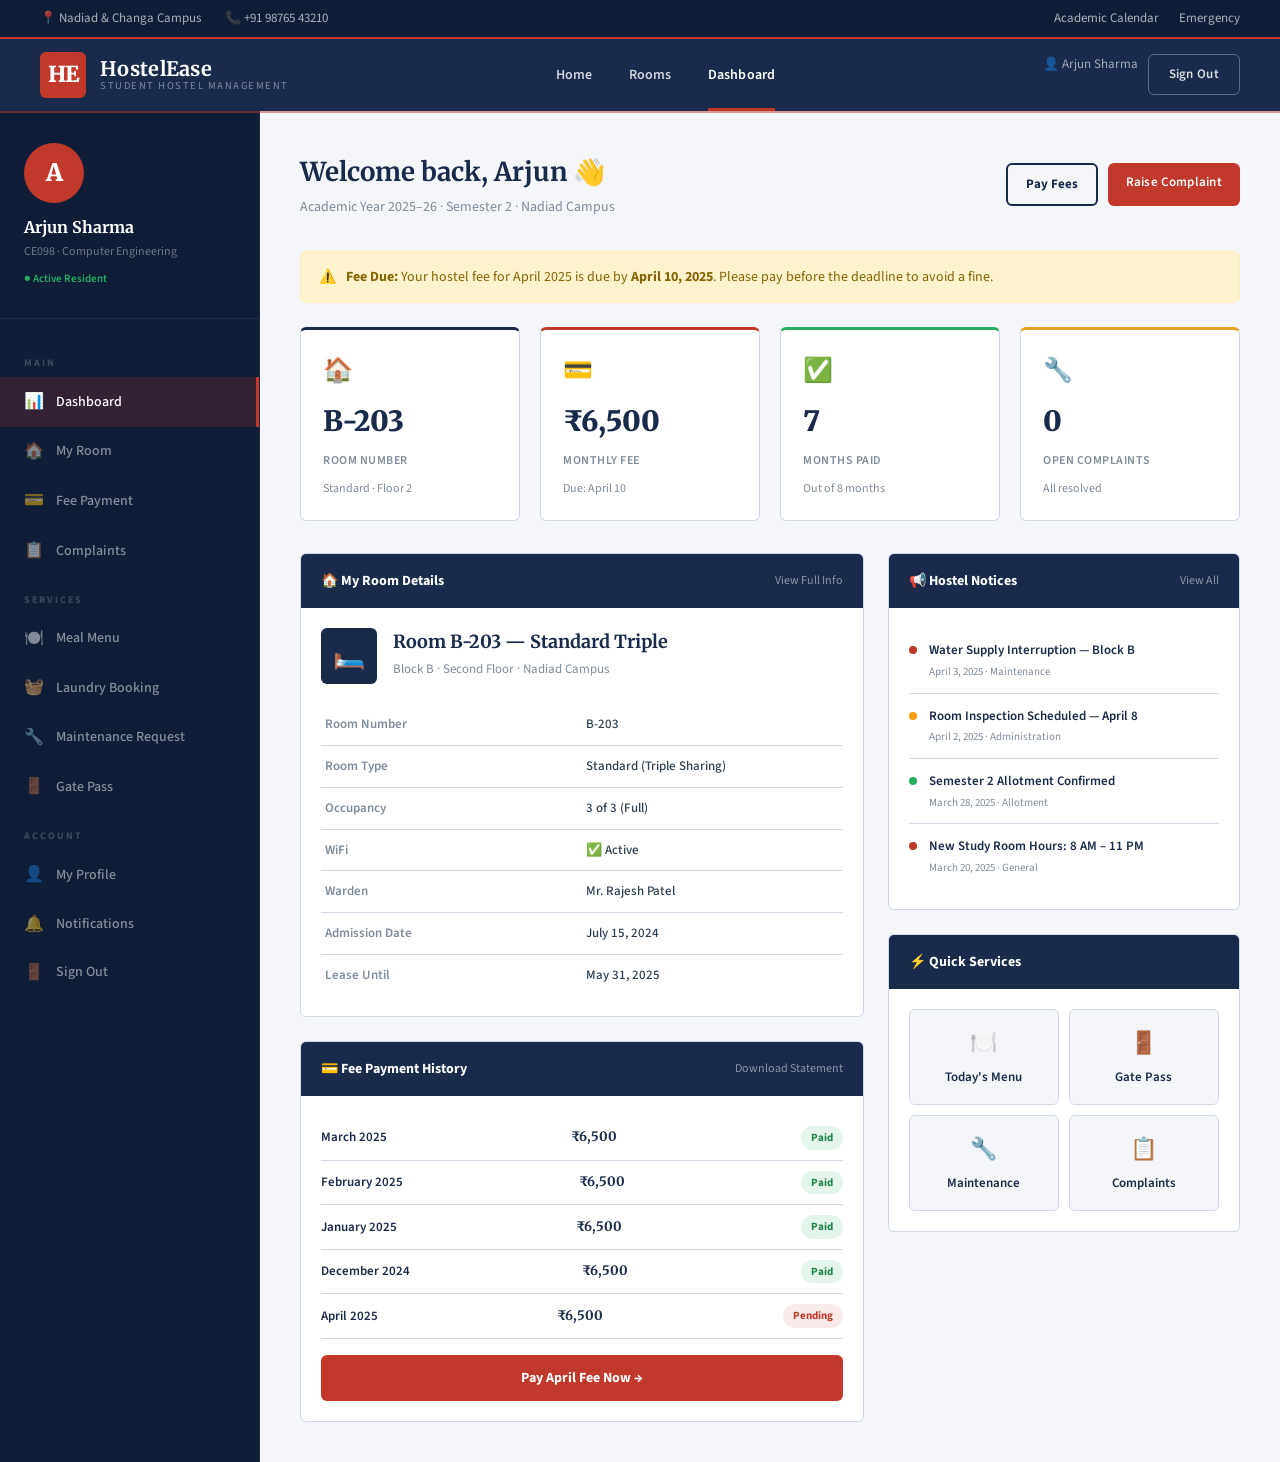
<file: pages/dashboard.html>
<!DOCTYPE html>
<html lang="en">
<head>
  <meta charset="UTF-8"/>
  <meta name="viewport" content="width=device-width, initial-scale=1.0"/>
  <title>Student Dashboard — HostelEase</title>
  <link rel="stylesheet" href="../css/style.css"/>
  <link rel="icon" href="data:image/svg+xml,<svg xmlns='http://www.w3.org/2000/svg' viewBox='0 0 100 100'><rect fill='%23c0392b' width='100' height='100' rx='12'/><text y='.9em' font-size='72' x='50%' text-anchor='middle' fill='white' font-weight='900' font-family='Georgia'>H</text></svg>"/>
  <style>
    .dash-layout { display: grid; grid-template-columns: 260px 1fr; min-height: calc(100vh - 112px); }
    .dash-sidebar {
      background: var(--navy-deep); padding: 32px 0;
      border-right: 1px solid rgba(255,255,255,0.06);
    }
    .student-profile { padding: 0 24px 28px; border-bottom: 1px solid rgba(255,255,255,0.08); margin-bottom: 20px; }
    .student-avatar {
      width: 60px; height: 60px;
      background: var(--red); border-radius: 50%;
      display: flex; align-items: center; justify-content: center;
      font-family: var(--font-serif); font-size: 24px; font-weight: 900; color: white;
      margin-bottom: 12px;
    }
    .student-name { font-family: var(--font-serif); font-size: 16px; font-weight: 700; color: white; }
    .student-roll { font-size: 12px; color: rgba(255,255,255,0.4); margin-top: 2px; }
    .student-status { display: inline-flex; align-items: center; gap: 5px; font-size: 11px; color: #27ae60; margin-top: 8px; font-weight: 600; }
    .sidebar-nav { list-style: none; }
    .sidebar-nav li a, .sidebar-nav li button {
      display: flex; align-items: center; gap: 12px;
      padding: 12px 24px; width: 100%;
      color: rgba(255,255,255,0.5); text-decoration: none;
      font-size: 14px; font-weight: 500;
      transition: all 0.2s; background: none; border: none; cursor: pointer;
      font-family: var(--font-sans); text-align: left;
    }
    .sidebar-nav li a:hover, .sidebar-nav li button:hover { color: white; background: rgba(255,255,255,0.05); }
    .sidebar-nav li.active a { color: white; background: rgba(192,57,43,0.2); border-right: 3px solid var(--red); }
    .sidebar-nav .nav-icon { width: 20px; text-align: center; font-size: 16px; flex-shrink: 0; }
    .sidebar-section-label { padding: 16px 24px 6px; font-size: 10px; font-weight: 700; letter-spacing: 2px; text-transform: uppercase; color: rgba(255,255,255,0.2); }

    .dash-main { background: var(--off-white); padding: 40px; overflow-y: auto; }
    .dash-topbar { display: flex; justify-content: space-between; align-items: center; margin-bottom: 32px; }
    .dash-greeting h1 { font-family: var(--font-serif); font-size: 26px; font-weight: 700; color: var(--navy); }
    .dash-greeting p { font-size: 14px; color: var(--text-muted); margin-top: 4px; }
    .dash-quick-actions { display: flex; gap: 10px; }

    .dash-cards { display: grid; grid-template-columns: repeat(4, 1fr); gap: 20px; margin-bottom: 32px; }
    .dash-card {
      background: white; border: 1px solid var(--border);
      border-radius: var(--radius); padding: 22px;
      display: flex; flex-direction: column; gap: 8px;
      border-top: 3px solid transparent;
    }
    .dash-card.blue { border-top-color: var(--navy); }
    .dash-card.red { border-top-color: var(--red); }
    .dash-card.green { border-top-color: #27ae60; }
    .dash-card.orange { border-top-color: #e8a020; }
    .dash-card-icon { font-size: 24px; }
    .dash-card-value { font-family: var(--font-serif); font-size: 28px; font-weight: 900; color: var(--navy); }
    .dash-card-label { font-size: 12px; color: var(--text-muted); font-weight: 600; text-transform: uppercase; letter-spacing: 0.5px; }
    .dash-card-sub { font-size: 12px; color: var(--text-muted); }

    .dash-grid { display: grid; grid-template-columns: 1.6fr 1fr; gap: 24px; }
    .dash-panel {
      background: white; border: 1px solid var(--border);
      border-radius: var(--radius); overflow: hidden;
    }
    .dash-panel-header {
      padding: 16px 20px; background: var(--navy);
      color: white; display: flex; justify-content: space-between; align-items: center;
    }
    .dash-panel-header h3 { font-size: 14px; font-weight: 700; }
    .dash-panel-header a { font-size: 12px; color: rgba(255,255,255,0.5); text-decoration: none; }
    .dash-panel-header a:hover { color: var(--gold-accent); }
    .dash-panel-body { padding: 20px; }

    .room-info-row { display: flex; gap: 16px; align-items: flex-start; margin-bottom: 20px; }
    .room-icon-big {
      width: 56px; height: 56px; background: var(--navy);
      border-radius: var(--radius); display: flex; align-items: center; justify-content: center;
      font-size: 26px; flex-shrink: 0;
    }
    .room-info-row h3 { font-family: var(--font-serif); font-size: 18px; font-weight: 700; color: var(--navy); }
    .room-info-row p { font-size: 13px; color: var(--text-muted); margin-top: 2px; }
    .info-table { width: 100%; border-collapse: collapse; font-size: 13px; }
    .info-table tr { border-bottom: 1px solid var(--border); }
    .info-table tr:last-child { border-bottom: none; }
    .info-table td { padding: 10px 4px; }
    .info-table td:first-child { color: var(--text-muted); font-weight: 600; width: 50%; }
    .info-table td:last-child { color: var(--text); font-weight: 500; }

    .notice-item {
      display: flex; gap: 12px; padding: 12px 0;
      border-bottom: 1px solid var(--border);
    }
    .notice-item:last-child { border-bottom: none; }
    .notice-dot { width: 8px; height: 8px; border-radius: 50%; background: var(--red); margin-top: 6px; flex-shrink: 0; }
    .notice-title { font-size: 13px; font-weight: 600; color: var(--navy); }
    .notice-date { font-size: 11px; color: var(--text-muted); margin-top: 2px; }

    .fee-row { display: flex; justify-content: space-between; align-items: center; padding: 10px 0; border-bottom: 1px solid var(--border); font-size: 13px; }
    .fee-row:last-child { border-bottom: none; }
    .fee-month { font-weight: 600; color: var(--navy); }
    .fee-amount { font-weight: 700; font-family: var(--font-serif); color: var(--navy); }
    .fee-status { padding: 3px 10px; border-radius: 100px; font-size: 11px; font-weight: 700; }
    .paid { background: rgba(39,174,96,0.12); color: #1e8449; }
    .pending { background: rgba(192,57,43,0.1); color: var(--red); }

    @media (max-width: 1024px) { .dash-layout { grid-template-columns: 1fr; } .dash-sidebar { display: none; } .dash-cards { grid-template-columns: repeat(2, 1fr); } .dash-grid { grid-template-columns: 1fr; } }
    @media (max-width: 600px) { .dash-main { padding: 20px; } .dash-cards { grid-template-columns: 1fr 1fr; } }
  </style>
</head>
<body>

<!-- TOPBAR -->
<div class="topbar">
  <div class="topbar-inner">
    <div class="topbar-contact"><span>📍 Nadiad & Changa Campus</span><span>📞 +91 98765 43210</span></div>
    <div class="topbar-links"><a href="#">Academic Calendar</a><a href="#">Emergency</a></div>
  </div>
</div>

<!-- NAVBAR -->
<nav class="navbar">
  <div class="navbar-inner">
    <a href="../index.html" class="navbar-brand">
      <div class="brand-icon">HE</div>
      <div class="brand-text">
        <span class="brand-name">HostelEase</span>
        <span class="brand-tagline">Student Hostel Management</span>
      </div>
    </a>
    <ul class="nav-links">
      <li><a href="../index.html">Home</a></li>
      <li><a href="rooms.html">Rooms</a></li>
      <li class="active"><a href="dashboard.html">Dashboard</a></li>
    </ul>
    <div class="nav-actions">
      <span style="color:rgba(255,255,255,0.6);font-size:13px;">👤 Arjun Sharma</span>
      <a href="../index.html" class="btn-nav-outline">Sign Out</a>
    </div>
  </div>
</nav>

<!-- DASHBOARD LAYOUT -->
<div class="dash-layout">
  <!-- SIDEBAR -->
  <aside class="dash-sidebar">
    <div class="student-profile">
      <div class="student-avatar">A</div>
      <div class="student-name">Arjun Sharma</div>
      <div class="student-roll">CE098 · Computer Engineering</div>
      <div class="student-status">● Active Resident</div>
    </div>
    <ul class="sidebar-nav">
      <div class="sidebar-section-label">Main</div>
      <li class="active"><a href="dashboard.html"><span class="nav-icon">📊</span> Dashboard</a></li>
      <li><a href="#"><span class="nav-icon">🏠</span> My Room</a></li>
      <li><a href="#"><span class="nav-icon">💳</span> Fee Payment</a></li>
      <li><a href="#"><span class="nav-icon">📋</span> Complaints</a></li>
      <div class="sidebar-section-label">Services</div>
      <li><a href="#"><span class="nav-icon">🍽️</span> Meal Menu</a></li>
      <li><a href="#"><span class="nav-icon">🧺</span> Laundry Booking</a></li>
      <li><a href="#"><span class="nav-icon">🔧</span> Maintenance Request</a></li>
      <li><a href="#"><span class="nav-icon">🚪</span> Gate Pass</a></li>
      <div class="sidebar-section-label">Account</div>
      <li><a href="#"><span class="nav-icon">👤</span> My Profile</a></li>
      <li><a href="#"><span class="nav-icon">🔔</span> Notifications</a></li>
      <li><button onclick="window.location='../index.html'"><span class="nav-icon">🚪</span> Sign Out</button></li>
    </ul>
  </aside>

  <!-- MAIN CONTENT -->
  <main class="dash-main">
    <div class="dash-topbar">
      <div class="dash-greeting">
        <h1>Welcome back, Arjun 👋</h1>
        <p>Academic Year 2025–26 · Semester 2 · Nadiad Campus</p>
      </div>
      <div class="dash-quick-actions">
        <a href="#" class="btn-outline-navy" style="font-size:13px;padding:9px 18px;">Pay Fees</a>
        <a href="#" class="btn-nav-solid" style="font-size:13px;padding:9px 18px;">Raise Complaint</a>
      </div>
    </div>

    <div class="alert alert-warning" style="margin-bottom:24px;">
      <span>⚠️</span>
      <span><strong>Fee Due:</strong> Your hostel fee for April 2025 is due by <strong>April 10, 2025</strong>. Please pay before the deadline to avoid a fine.</span>
    </div>

    <!-- STAT CARDS -->
    <div class="dash-cards">
      <div class="dash-card blue">
        <div class="dash-card-icon">🏠</div>
        <div class="dash-card-value">B-203</div>
        <div class="dash-card-label">Room Number</div>
        <div class="dash-card-sub">Standard · Floor 2</div>
      </div>
      <div class="dash-card red">
        <div class="dash-card-icon">💳</div>
        <div class="dash-card-value">₹6,500</div>
        <div class="dash-card-label">Monthly Fee</div>
        <div class="dash-card-sub">Due: April 10</div>
      </div>
      <div class="dash-card green">
        <div class="dash-card-icon">✅</div>
        <div class="dash-card-value">7</div>
        <div class="dash-card-label">Months Paid</div>
        <div class="dash-card-sub">Out of 8 months</div>
      </div>
      <div class="dash-card orange">
        <div class="dash-card-icon">🔧</div>
        <div class="dash-card-value">0</div>
        <div class="dash-card-label">Open Complaints</div>
        <div class="dash-card-sub">All resolved</div>
      </div>
    </div>

    <!-- CONTENT GRID -->
    <div class="dash-grid">
      <!-- Room Info + Fee History -->
      <div>
        <div class="dash-panel" style="margin-bottom:24px;">
          <div class="dash-panel-header">
            <h3>🏠 My Room Details</h3>
            <a href="#">View Full Info</a>
          </div>
          <div class="dash-panel-body">
            <div class="room-info-row">
              <div class="room-icon-big">🛏️</div>
              <div>
                <h3>Room B-203 — Standard Triple</h3>
                <p>Block B · Second Floor · Nadiad Campus</p>
              </div>
            </div>
            <table class="info-table">
              <tr><td>Room Number</td><td>B-203</td></tr>
              <tr><td>Room Type</td><td>Standard (Triple Sharing)</td></tr>
              <tr><td>Occupancy</td><td>3 of 3 (Full)</td></tr>
              <tr><td>WiFi</td><td>✅ Active</td></tr>
              <tr><td>Warden</td><td>Mr. Rajesh Patel</td></tr>
              <tr><td>Admission Date</td><td>July 15, 2024</td></tr>
              <tr><td>Lease Until</td><td>May 31, 2025</td></tr>
            </table>
          </div>
        </div>
        <div class="dash-panel">
          <div class="dash-panel-header">
            <h3>💳 Fee Payment History</h3>
            <a href="#">Download Statement</a>
          </div>
          <div class="dash-panel-body">
            <div class="fee-row">
              <span class="fee-month">March 2025</span>
              <span class="fee-amount">₹6,500</span>
              <span class="fee-status paid">Paid</span>
            </div>
            <div class="fee-row">
              <span class="fee-month">February 2025</span>
              <span class="fee-amount">₹6,500</span>
              <span class="fee-status paid">Paid</span>
            </div>
            <div class="fee-row">
              <span class="fee-month">January 2025</span>
              <span class="fee-amount">₹6,500</span>
              <span class="fee-status paid">Paid</span>
            </div>
            <div class="fee-row">
              <span class="fee-month">December 2024</span>
              <span class="fee-amount">₹6,500</span>
              <span class="fee-status paid">Paid</span>
            </div>
            <div class="fee-row">
              <span class="fee-month">April 2025</span>
              <span class="fee-amount">₹6,500</span>
              <span class="fee-status pending">Pending</span>
            </div>
            <div style="margin-top:16px;">
              <a href="#" class="btn-form-submit" style="display:block;text-align:center;text-decoration:none;padding:12px;border-radius:var(--radius);background:var(--red);color:white;font-weight:700;font-size:14px;">Pay April Fee Now →</a>
            </div>
          </div>
        </div>
      </div>

      <!-- Notices + Quick Services -->
      <div>
        <div class="dash-panel" style="margin-bottom:24px;">
          <div class="dash-panel-header">
            <h3>📢 Hostel Notices</h3>
            <a href="#">View All</a>
          </div>
          <div class="dash-panel-body">
            <div class="notice-item">
              <span class="notice-dot"></span>
              <div>
                <div class="notice-title">Water Supply Interruption — Block B</div>
                <div class="notice-date">April 3, 2025 · Maintenance</div>
              </div>
            </div>
            <div class="notice-item">
              <span class="notice-dot" style="background:#f39c12;"></span>
              <div>
                <div class="notice-title">Room Inspection Scheduled — April 8</div>
                <div class="notice-date">April 2, 2025 · Administration</div>
              </div>
            </div>
            <div class="notice-item">
              <span class="notice-dot" style="background:#27ae60;"></span>
              <div>
                <div class="notice-title">Semester 2 Allotment Confirmed</div>
                <div class="notice-date">March 28, 2025 · Allotment</div>
              </div>
            </div>
            <div class="notice-item">
              <span class="notice-dot"></span>
              <div>
                <div class="notice-title">New Study Room Hours: 8 AM – 11 PM</div>
                <div class="notice-date">March 20, 2025 · General</div>
              </div>
            </div>
          </div>
        </div>
        <div class="dash-panel">
          <div class="dash-panel-header">
            <h3>⚡ Quick Services</h3>
          </div>
          <div class="dash-panel-body">
            <div style="display:grid;grid-template-columns:1fr 1fr;gap:10px;">
              <a href="#" style="display:flex;flex-direction:column;align-items:center;gap:6px;padding:16px 10px;background:var(--off-white);border:1px solid var(--border);border-radius:var(--radius);text-decoration:none;color:var(--navy);font-size:13px;font-weight:600;transition:all 0.2s;" onmouseover="this.style.background='var(--navy)';this.style.color='white'" onmouseout="this.style.background='var(--off-white)';this.style.color='var(--navy)'">
                <span style="font-size:22px">🍽️</span>Today's Menu
              </a>
              <a href="#" style="display:flex;flex-direction:column;align-items:center;gap:6px;padding:16px 10px;background:var(--off-white);border:1px solid var(--border);border-radius:var(--radius);text-decoration:none;color:var(--navy);font-size:13px;font-weight:600;transition:all 0.2s;" onmouseover="this.style.background='var(--navy)';this.style.color='white'" onmouseout="this.style.background='var(--off-white)';this.style.color='var(--navy)'">
                <span style="font-size:22px">🚪</span>Gate Pass
              </a>
              <a href="#" style="display:flex;flex-direction:column;align-items:center;gap:6px;padding:16px 10px;background:var(--off-white);border:1px solid var(--border);border-radius:var(--radius);text-decoration:none;color:var(--navy);font-size:13px;font-weight:600;transition:all 0.2s;" onmouseover="this.style.background='var(--navy)';this.style.color='white'" onmouseout="this.style.background='var(--off-white)';this.style.color='var(--navy)'">
                <span style="font-size:22px">🔧</span>Maintenance
              </a>
              <a href="#" style="display:flex;flex-direction:column;align-items:center;gap:6px;padding:16px 10px;background:var(--off-white);border:1px solid var(--border);border-radius:var(--radius);text-decoration:none;color:var(--navy);font-size:13px;font-weight:600;transition:all 0.2s;" onmouseover="this.style.background='var(--navy)';this.style.color='white'" onmouseout="this.style.background='var(--off-white)';this.style.color='var(--navy)'">
                <span style="font-size:22px">📋</span>Complaints
              </a>
            </div>
          </div>
        </div>
      </div>
    </div>
  </main>
</div>

<script src="../js/main.js"></script>
</body>
</html>
</file>
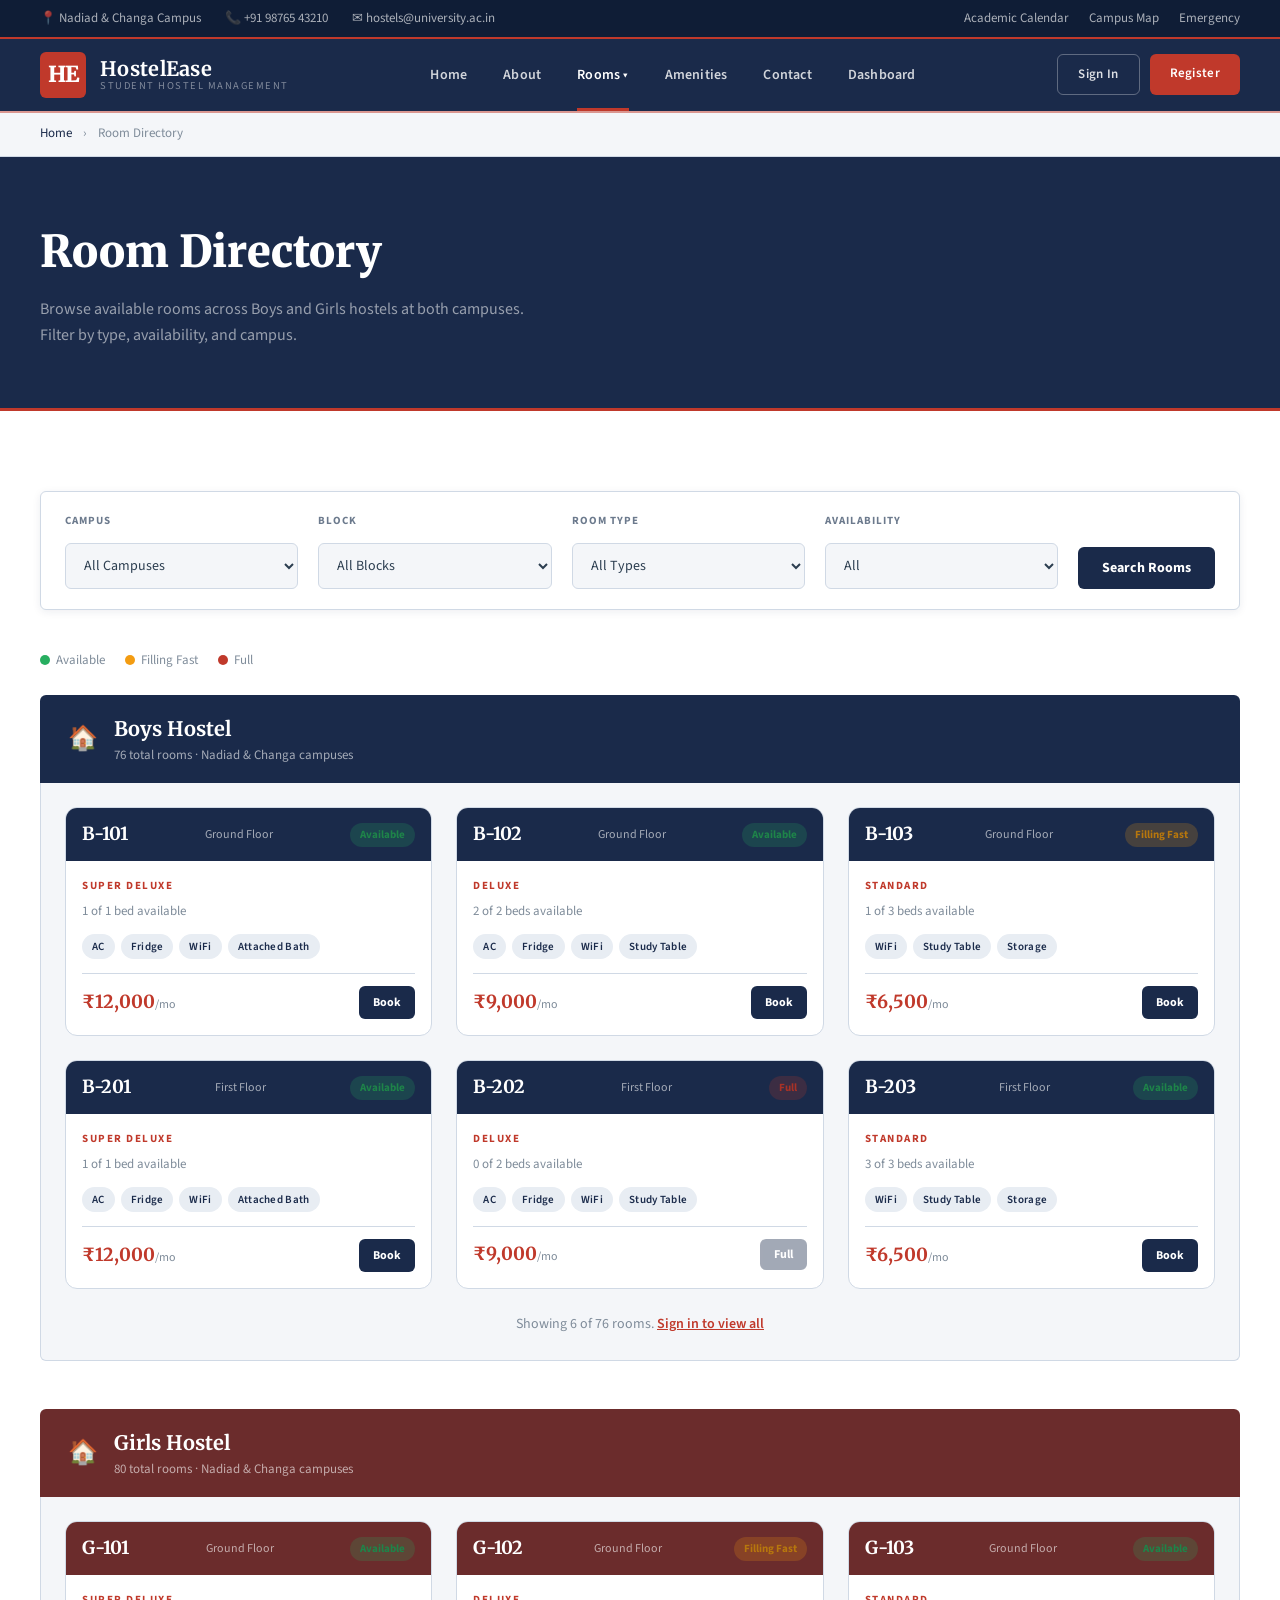
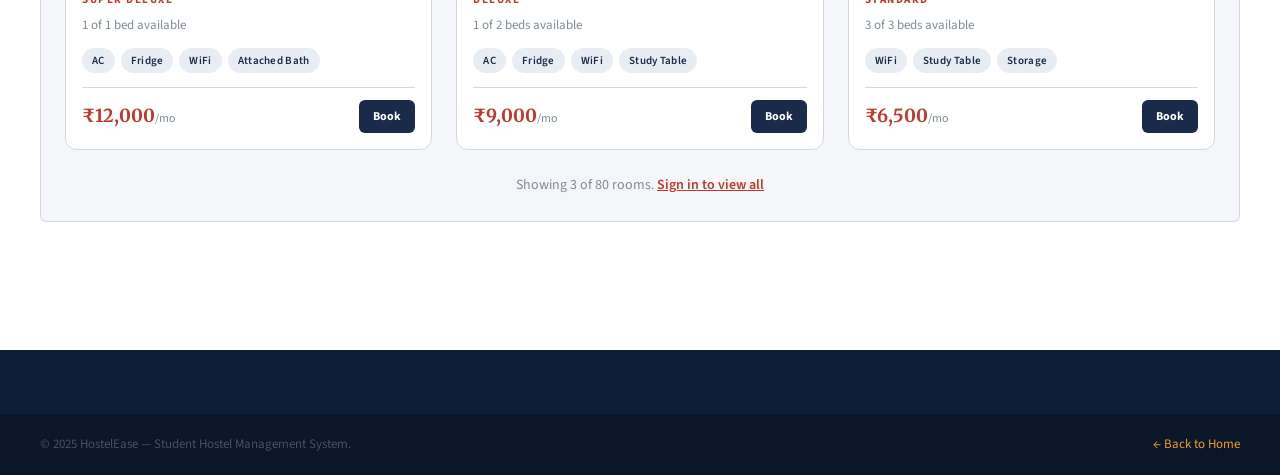
<file: pages/rooms.html>
<!DOCTYPE html>
<html lang="en">
<head>
  <meta charset="UTF-8"/>
  <meta name="viewport" content="width=device-width, initial-scale=1.0"/>
  <title>Room Directory — HostelEase</title>
  <link rel="stylesheet" href="../css/style.css"/>
  <link rel="icon" href="data:image/svg+xml,<svg xmlns='http://www.w3.org/2000/svg' viewBox='0 0 100 100'><rect fill='%23c0392b' width='100' height='100' rx='12'/><text y='.9em' font-size='72' x='50%' text-anchor='middle' fill='white' font-weight='900' font-family='Georgia'>H</text></svg>"/>
  <style>
    .filter-bar {
      background: white; border: 1px solid var(--border);
      border-radius: var(--radius); padding: 20px 24px;
      display: flex; gap: 20px; align-items: flex-end;
      flex-wrap: wrap; margin-bottom: 40px;
      box-shadow: var(--shadow-sm);
    }
    .filter-bar .form-group { margin-bottom: 0; flex: 1; min-width: 160px; }
    .filter-bar .form-group label { font-size: 11px; font-weight: 700; letter-spacing: 1px; text-transform: uppercase; color: var(--slate); display: block; margin-bottom: 6px; }
    .filter-btn {
      padding: 11px 24px; background: var(--navy); color: white; border: none;
      border-radius: var(--radius); cursor: pointer; font-family: var(--font-sans);
      font-size: 14px; font-weight: 700; white-space: nowrap; align-self: flex-end;
      transition: background 0.2s;
    }
    .filter-btn:hover { background: var(--red); }
    .availability-legend { display: flex; gap: 20px; flex-wrap: wrap; margin-bottom: 24px; }
    .legend-item { display: flex; align-items: center; gap: 6px; font-size: 13px; color: var(--text-muted); }
    .legend-dot { width: 10px; height: 10px; border-radius: 50%; flex-shrink: 0; }
    .dot-green { background: #27ae60; }
    .dot-yellow { background: #f39c12; }
    .dot-red { background: var(--red); }
    .room-detail-grid { display: grid; grid-template-columns: repeat(3, 1fr); gap: 24px; }
    .room-detail-card {
      background: white; border: 1px solid var(--border); border-radius: var(--radius-lg);
      overflow: hidden; transition: transform 0.25s, box-shadow 0.25s;
    }
    .room-detail-card:hover { transform: translateY(-3px); box-shadow: var(--shadow-md); }
    .room-number-header {
      background: var(--navy); color: white; padding: 12px 16px;
      display: flex; justify-content: space-between; align-items: center;
    }
    .room-number-header .room-num { font-family: var(--font-serif); font-size: 18px; font-weight: 700; }
    .room-number-header .room-floor { font-size: 12px; opacity: 0.6; }
    .avail-badge { padding: 3px 10px; border-radius: 100px; font-size: 11px; font-weight: 700; }
    .avail-green { background: rgba(39,174,96,0.2); color: #1e8449; }
    .avail-yellow { background: rgba(243,156,18,0.2); color: #b7770d; }
    .avail-red { background: rgba(192,57,43,0.2); color: #a93226; }
    .room-detail-body { padding: 16px; }
    .room-detail-body .room-type-label { font-size: 11px; font-weight: 700; letter-spacing: 1.5px; text-transform: uppercase; color: var(--red); margin-bottom: 6px; }
    .room-detail-body .occupants { font-size: 13px; color: var(--text-muted); margin-bottom: 12px; }
    .room-detail-features { display: flex; flex-wrap: wrap; gap: 6px; margin-bottom: 14px; }
    .room-detail-footer { display: flex; justify-content: space-between; align-items: center; padding-top: 12px; border-top: 1px solid var(--border); }
    .room-detail-price { font-family: var(--font-serif); font-size: 18px; font-weight: 700; color: var(--red); }
    .btn-sm-book { padding: 7px 14px; background: var(--navy); color: white; border: none; border-radius: var(--radius); cursor: pointer; font-family: var(--font-sans); font-size: 12px; font-weight: 700; transition: background 0.2s; text-decoration: none; display: inline-block; }
    .btn-sm-book:hover { background: var(--red); }
    .block-header {
      display: flex; align-items: center; gap: 16px;
      background: var(--navy); color: white;
      padding: 18px 28px; border-radius: var(--radius) var(--radius) 0 0;
      margin-bottom: 0;
    }
    .block-header h3 { font-family: var(--font-serif); font-size: 20px; font-weight: 700; }
    .block-header .block-count { font-size: 13px; opacity: 0.6; }
    .block-icon { font-size: 24px; }
    .block-section { margin-bottom: 48px; }
    .block-body { border: 1px solid var(--border); border-top: none; border-radius: 0 0 var(--radius) var(--radius); padding: 24px; background: var(--off-white); }
  </style>
</head>
<body>

<!-- TOPBAR -->
<div class="topbar">
  <div class="topbar-inner">
    <div class="topbar-contact">
      <span>📍 Nadiad & Changa Campus</span>
      <span>📞 +91 98765 43210</span>
      <span>✉ hostels@university.ac.in</span>
    </div>
    <div class="topbar-links">
      <a href="#">Academic Calendar</a>
      <a href="#">Campus Map</a>
      <a href="#">Emergency</a>
    </div>
  </div>
</div>

<!-- NAVBAR -->
<nav class="navbar">
  <div class="navbar-inner">
    <a href="../index.html" class="navbar-brand">
      <div class="brand-icon">HE</div>
      <div class="brand-text">
        <span class="brand-name">HostelEase</span>
        <span class="brand-tagline">Student Hostel Management</span>
      </div>
    </a>
    <ul class="nav-links">
      <li><a href="../index.html">Home</a></li>
      <li><a href="../index.html#about">About</a></li>
      <li class="active">
        <a href="rooms.html">Rooms ▾</a>
        <div class="nav-dropdown">
          <a href="rooms.html">All Rooms</a>
          <a href="rooms.html#boys">Boys Hostel</a>
          <a href="rooms.html#girls">Girls Hostel</a>
          <a href="../index.html#pricing">Room Pricing</a>
        </div>
      </li>
      <li><a href="../index.html#amenities">Amenities</a></li>
      <li><a href="../index.html#contact">Contact</a></li>
      <li><a href="dashboard.html">Dashboard</a></li>
    </ul>
    <div class="nav-actions">
      <a href="#" class="btn-nav-outline" onclick="openModal('signin'); return false;">Sign In</a>
      <a href="#" class="btn-nav-solid" onclick="openModal('signup'); return false;">Register</a>
    </div>
  </div>
</nav>

<!-- BREADCRUMB -->
<div class="breadcrumb-bar">
  <div class="breadcrumb-inner">
    <a href="../index.html">Home</a> <span>›</span> Room Directory
  </div>
</div>

<!-- PAGE HERO -->
<div class="page-hero">
  <div class="container">
    <h1>Room Directory</h1>
    <p>Browse available rooms across Boys and Girls hostels at both campuses. Filter by type, availability, and campus.</p>
  </div>
</div>

<!-- MAIN CONTENT -->
<section class="section">
  <div class="container">

    <!-- FILTER BAR -->
    <div class="filter-bar reveal">
      <div class="form-group">
        <label>Campus</label>
        <select>
          <option>All Campuses</option>
          <option>Nadiad</option>
          <option>Changa</option>
        </select>
      </div>
      <div class="form-group">
        <label>Block</label>
        <select>
          <option>All Blocks</option>
          <option>Boys Block A</option>
          <option>Boys Block B</option>
          <option>Girls Block A</option>
          <option>Girls Block B</option>
        </select>
      </div>
      <div class="form-group">
        <label>Room Type</label>
        <select>
          <option>All Types</option>
          <option>Standard (3 sharing)</option>
          <option>Deluxe (2 sharing)</option>
          <option>Super Deluxe (single)</option>
        </select>
      </div>
      <div class="form-group">
        <label>Availability</label>
        <select>
          <option>All</option>
          <option>Available</option>
          <option>Filling Fast</option>
          <option>Full</option>
        </select>
      </div>
      <button class="filter-btn">Search Rooms</button>
    </div>

    <!-- LEGEND -->
    <div class="availability-legend reveal">
      <div class="legend-item"><span class="legend-dot dot-green"></span> Available</div>
      <div class="legend-item"><span class="legend-dot dot-yellow"></span> Filling Fast</div>
      <div class="legend-item"><span class="legend-dot dot-red"></span> Full</div>
    </div>

    <!-- BOYS HOSTEL -->
    <div id="boys" class="block-section reveal">
      <div class="block-header">
        <span class="block-icon">🏠</span>
        <div>
          <h3>Boys Hostel</h3>
          <p class="block-count">76 total rooms · Nadiad & Changa campuses</p>
        </div>
      </div>
      <div class="block-body">
        <div class="room-detail-grid">
          <!-- Rooms Boys -->
          <div class="room-detail-card">
            <div class="room-number-header">
              <span class="room-num">B-101</span>
              <span class="room-floor">Ground Floor</span>
              <span class="avail-badge avail-green">Available</span>
            </div>
            <div class="room-detail-body">
              <div class="room-type-label">Super Deluxe</div>
              <div class="occupants">1 of 1 bed available</div>
              <div class="room-detail-features">
                <span class="pill">AC</span><span class="pill">Fridge</span><span class="pill">WiFi</span><span class="pill">Attached Bath</span>
              </div>
              <div class="room-detail-footer">
                <div class="room-detail-price">₹12,000<span style="font-size:12px;font-family:var(--font-sans);font-weight:400;color:var(--text-muted)">/mo</span></div>
                <a href="#" class="btn-sm-book" onclick="openModal('signup');return false;">Book</a>
              </div>
            </div>
          </div>
          <div class="room-detail-card">
            <div class="room-number-header">
              <span class="room-num">B-102</span>
              <span class="room-floor">Ground Floor</span>
              <span class="avail-badge avail-green">Available</span>
            </div>
            <div class="room-detail-body">
              <div class="room-type-label">Deluxe</div>
              <div class="occupants">2 of 2 beds available</div>
              <div class="room-detail-features">
                <span class="pill">AC</span><span class="pill">Fridge</span><span class="pill">WiFi</span><span class="pill">Study Table</span>
              </div>
              <div class="room-detail-footer">
                <div class="room-detail-price">₹9,000<span style="font-size:12px;font-family:var(--font-sans);font-weight:400;color:var(--text-muted)">/mo</span></div>
                <a href="#" class="btn-sm-book" onclick="openModal('signup');return false;">Book</a>
              </div>
            </div>
          </div>
          <div class="room-detail-card">
            <div class="room-number-header">
              <span class="room-num">B-103</span>
              <span class="room-floor">Ground Floor</span>
              <span class="avail-badge avail-yellow">Filling Fast</span>
            </div>
            <div class="room-detail-body">
              <div class="room-type-label">Standard</div>
              <div class="occupants">1 of 3 beds available</div>
              <div class="room-detail-features">
                <span class="pill">WiFi</span><span class="pill">Study Table</span><span class="pill">Storage</span>
              </div>
              <div class="room-detail-footer">
                <div class="room-detail-price">₹6,500<span style="font-size:12px;font-family:var(--font-sans);font-weight:400;color:var(--text-muted)">/mo</span></div>
                <a href="#" class="btn-sm-book" onclick="openModal('signup');return false;">Book</a>
              </div>
            </div>
          </div>
          <div class="room-detail-card">
            <div class="room-number-header">
              <span class="room-num">B-201</span>
              <span class="room-floor">First Floor</span>
              <span class="avail-badge avail-green">Available</span>
            </div>
            <div class="room-detail-body">
              <div class="room-type-label">Super Deluxe</div>
              <div class="occupants">1 of 1 bed available</div>
              <div class="room-detail-features">
                <span class="pill">AC</span><span class="pill">Fridge</span><span class="pill">WiFi</span><span class="pill">Attached Bath</span>
              </div>
              <div class="room-detail-footer">
                <div class="room-detail-price">₹12,000<span style="font-size:12px;font-family:var(--font-sans);font-weight:400;color:var(--text-muted)">/mo</span></div>
                <a href="#" class="btn-sm-book" onclick="openModal('signup');return false;">Book</a>
              </div>
            </div>
          </div>
          <div class="room-detail-card">
            <div class="room-number-header">
              <span class="room-num">B-202</span>
              <span class="room-floor">First Floor</span>
              <span class="avail-badge avail-red">Full</span>
            </div>
            <div class="room-detail-body">
              <div class="room-type-label">Deluxe</div>
              <div class="occupants">0 of 2 beds available</div>
              <div class="room-detail-features">
                <span class="pill">AC</span><span class="pill">Fridge</span><span class="pill">WiFi</span><span class="pill">Study Table</span>
              </div>
              <div class="room-detail-footer">
                <div class="room-detail-price">₹9,000<span style="font-size:12px;font-family:var(--font-sans);font-weight:400;color:var(--text-muted)">/mo</span></div>
                <button class="btn-sm-book" disabled style="opacity:0.4;cursor:not-allowed;">Full</button>
              </div>
            </div>
          </div>
          <div class="room-detail-card">
            <div class="room-number-header">
              <span class="room-num">B-203</span>
              <span class="room-floor">First Floor</span>
              <span class="avail-badge avail-green">Available</span>
            </div>
            <div class="room-detail-body">
              <div class="room-type-label">Standard</div>
              <div class="occupants">3 of 3 beds available</div>
              <div class="room-detail-features">
                <span class="pill">WiFi</span><span class="pill">Study Table</span><span class="pill">Storage</span>
              </div>
              <div class="room-detail-footer">
                <div class="room-detail-price">₹6,500<span style="font-size:12px;font-family:var(--font-sans);font-weight:400;color:var(--text-muted)">/mo</span></div>
                <a href="#" class="btn-sm-book" onclick="openModal('signup');return false;">Book</a>
              </div>
            </div>
          </div>
        </div>
        <p style="text-align:center;margin-top:24px;font-size:14px;color:var(--text-muted);">Showing 6 of 76 rooms. <a href="#" style="color:var(--red);font-weight:600;">Sign in to view all</a></p>
      </div>
    </div>

    <!-- GIRLS HOSTEL -->
    <div id="girls" class="block-section reveal">
      <div class="block-header" style="background: #6b2c2c;">
        <span class="block-icon">🏠</span>
        <div>
          <h3>Girls Hostel</h3>
          <p class="block-count">80 total rooms · Nadiad & Changa campuses</p>
        </div>
      </div>
      <div class="block-body">
        <div class="room-detail-grid">
          <div class="room-detail-card">
            <div class="room-number-header" style="background:#6b2c2c;">
              <span class="room-num">G-101</span>
              <span class="room-floor">Ground Floor</span>
              <span class="avail-badge avail-green">Available</span>
            </div>
            <div class="room-detail-body">
              <div class="room-type-label">Super Deluxe</div>
              <div class="occupants">1 of 1 bed available</div>
              <div class="room-detail-features">
                <span class="pill">AC</span><span class="pill">Fridge</span><span class="pill">WiFi</span><span class="pill">Attached Bath</span>
              </div>
              <div class="room-detail-footer">
                <div class="room-detail-price">₹12,000<span style="font-size:12px;font-family:var(--font-sans);font-weight:400;color:var(--text-muted)">/mo</span></div>
                <a href="#" class="btn-sm-book" onclick="openModal('signup');return false;">Book</a>
              </div>
            </div>
          </div>
          <div class="room-detail-card">
            <div class="room-number-header" style="background:#6b2c2c;">
              <span class="room-num">G-102</span>
              <span class="room-floor">Ground Floor</span>
              <span class="avail-badge avail-yellow">Filling Fast</span>
            </div>
            <div class="room-detail-body">
              <div class="room-type-label">Deluxe</div>
              <div class="occupants">1 of 2 beds available</div>
              <div class="room-detail-features">
                <span class="pill">AC</span><span class="pill">Fridge</span><span class="pill">WiFi</span><span class="pill">Study Table</span>
              </div>
              <div class="room-detail-footer">
                <div class="room-detail-price">₹9,000<span style="font-size:12px;font-family:var(--font-sans);font-weight:400;color:var(--text-muted)">/mo</span></div>
                <a href="#" class="btn-sm-book" onclick="openModal('signup');return false;">Book</a>
              </div>
            </div>
          </div>
          <div class="room-detail-card">
            <div class="room-number-header" style="background:#6b2c2c;">
              <span class="room-num">G-103</span>
              <span class="room-floor">Ground Floor</span>
              <span class="avail-badge avail-green">Available</span>
            </div>
            <div class="room-detail-body">
              <div class="room-type-label">Standard</div>
              <div class="occupants">3 of 3 beds available</div>
              <div class="room-detail-features">
                <span class="pill">WiFi</span><span class="pill">Study Table</span><span class="pill">Storage</span>
              </div>
              <div class="room-detail-footer">
                <div class="room-detail-price">₹6,500<span style="font-size:12px;font-family:var(--font-sans);font-weight:400;color:var(--text-muted)">/mo</span></div>
                <a href="#" class="btn-sm-book" onclick="openModal('signup');return false;">Book</a>
              </div>
            </div>
          </div>
        </div>
        <p style="text-align:center;margin-top:24px;font-size:14px;color:var(--text-muted);">Showing 3 of 80 rooms. <a href="#" style="color:var(--red);font-weight:600;">Sign in to view all</a></p>
      </div>
    </div>

  </div>
</section>

<!-- FOOTER STRIP -->
<footer class="footer">
  <div class="footer-bottom" style="padding:20px 40px;">
    <span>© 2025 HostelEase — Student Hostel Management System.</span>
    <span><a href="../index.html">← Back to Home</a></span>
  </div>
</footer>

<!-- MODAL -->
<div class="modal-backdrop" id="authModal">
  <div class="modal-box" role="dialog" aria-modal="true">
    <div class="modal-header">
      <div class="modal-header-text">
        <h2>Student Portal</h2>
        <p>Sign in or register to book a room</p>
      </div>
      <button class="modal-close-btn" onclick="closeModal()">✕</button>
    </div>
    <div class="modal-tabs-strip">
      <button class="modal-tab active" data-tab="signin" onclick="switchModalTab('signin')">Sign In</button>
      <button class="modal-tab" data-tab="signup" onclick="switchModalTab('signup')">Register</button>
    </div>
    <div class="modal-body">
      <div class="modal-panel active" id="modal-signin">
        <form onsubmit="return false;">
          <div class="form-group"><label>Student Email / ID</label><input type="text" placeholder="rollno@university.ac.in" required/></div>
          <div class="form-group"><label>Password</label><input type="password" placeholder="••••••••" required/></div>
          <button type="submit" class="modal-submit-btn">Sign In</button>
        </form>
        <p class="modal-toggle-text">No account? <a onclick="switchModalTab('signup')">Register here</a></p>
      </div>
      <div class="modal-panel" id="modal-signup">
        <form onsubmit="return false;">
          <div style="display:grid;grid-template-columns:1fr 1fr;gap:14px;">
            <div class="form-group"><label>First Name</label><input type="text" required/></div>
            <div class="form-group"><label>Last Name</label><input type="text" required/></div>
          </div>
          <div class="form-group"><label>Roll No.</label><input type="text" required/></div>
          <div class="form-group"><label>Email</label><input type="email" required/></div>
          <div class="form-group"><label>Password</label><input type="password" required/></div>
          <button type="submit" class="modal-submit-btn">Create Account</button>
        </form>
        <p class="modal-toggle-text">Have an account? <a onclick="switchModalTab('signin')">Sign in</a></p>
      </div>
    </div>
  </div>
</div>

<script src="../js/main.js"></script>
</body>
</html>
</file>
<file: css/style.css>
/* =============================================
   HostelEase — University Hostel Management
   Design: Institutional, clean, trustworthy
   Fonts: Merriweather + Source Sans 3
   Colors: Deep navy, university red, white, slate
   ============================================= */

@import url('https://fonts.googleapis.com/css2?family=Merriweather:ital,wght@0,300;0,400;0,700;0,900;1,300;1,400&family=Source+Sans+3:wght@300;400;500;600;700&display=swap');

:root {
  --navy:       #1a2a4a;
  --navy-deep:  #0f1d36;
  --navy-light: #243558;
  --red:        #c0392b;
  --red-dark:   #a93226;
  --red-light:  #e74c3c;
  --white:      #ffffff;
  --off-white:  #f4f6f9;
  --slate:      #6c7a8d;
  --slate-light:#e8edf3;
  --border:     #d0d9e5;
  --text:       #2c3e50;
  --text-muted: #7f8c9a;
  --gold-accent:#e8a020;
  --success:    #27ae60;

  --font-serif: 'Merriweather', Georgia, serif;
  --font-sans:  'Source Sans 3', sans-serif;

  --shadow-sm:  0 2px 8px rgba(26,42,74,0.08);
  --shadow-md:  0 6px 24px rgba(26,42,74,0.12);
  --shadow-lg:  0 16px 48px rgba(26,42,74,0.18);

  --radius:     6px;
  --radius-lg:  12px;
}

*, *::before, *::after { box-sizing: border-box; margin: 0; padding: 0; }
html { scroll-behavior: smooth; font-size: 16px; }

body {
  font-family: var(--font-sans);
  background: var(--white);
  color: var(--text);
  line-height: 1.6;
  overflow-x: hidden;
}

/* ── TOPBAR ── */
.topbar {
  background: var(--navy-deep);
  padding: 8px 0;
  font-size: 13px;
  color: rgba(255,255,255,0.65);
  border-bottom: 2px solid var(--red);
}
.topbar-inner {
  max-width: 1280px;
  margin: 0 auto;
  padding: 0 40px;
  display: flex;
  justify-content: space-between;
  align-items: center;
}
.topbar a { color: rgba(255,255,255,0.65); text-decoration: none; }
.topbar a:hover { color: var(--white); }
.topbar-contact { display: flex; gap: 24px; }
.topbar-contact span { display: flex; align-items: center; gap: 6px; }
.topbar-links { display: flex; gap: 20px; }

/* ── NAVBAR ── */
.navbar {
  background: var(--navy);
  position: sticky;
  top: 0;
  z-index: 200;
  box-shadow: 0 2px 0 rgba(192,57,43,0.5);
}
.navbar-inner {
  max-width: 1280px;
  margin: 0 auto;
  padding: 0 40px;
  display: flex;
  align-items: center;
  justify-content: space-between;
  height: 72px;
}
.navbar-brand {
  display: flex;
  align-items: center;
  gap: 14px;
  text-decoration: none;
}
.brand-icon {
  width: 46px; height: 46px;
  background: var(--red);
  border-radius: var(--radius);
  display: flex; align-items: center; justify-content: center;
  font-size: 22px; color: white;
  font-weight: 900;
  font-family: var(--font-serif);
  letter-spacing: -1px;
  flex-shrink: 0;
}
.brand-text { display: flex; flex-direction: column; line-height: 1.1; }
.brand-name {
  font-family: var(--font-serif);
  font-size: 20px;
  font-weight: 700;
  color: var(--white);
  letter-spacing: 0.3px;
}
.brand-tagline { font-size: 10.5px; color: rgba(255,255,255,0.45); letter-spacing: 1.5px; text-transform: uppercase; }

.nav-links { display: flex; gap: 0; list-style: none; height: 100%; align-items: center; }
.nav-links > li { position: relative; height: 72px; display: flex; align-items: center; }
.nav-links > li > a {
  display: flex; align-items: center; gap: 5px;
  padding: 0 18px; height: 100%;
  color: rgba(255,255,255,0.8);
  text-decoration: none;
  font-size: 14px; font-weight: 600;
  letter-spacing: 0.2px;
  position: relative;
  transition: color 0.2s;
}
.nav-links > li > a::after {
  content: ''; position: absolute; bottom: 0; left: 18px; right: 18px;
  height: 3px; background: var(--red);
  transform: scaleX(0); transform-origin: left;
  transition: transform 0.3s;
}
.nav-links > li:hover > a { color: var(--white); }
.nav-links > li:hover > a::after { transform: scaleX(1); }
.nav-links > li.active > a { color: var(--white); }
.nav-links > li.active > a::after { transform: scaleX(1); }

.nav-dropdown {
  position: absolute;
  top: 100%; left: 0;
  background: var(--white);
  border-top: 3px solid var(--red);
  border-radius: 0 0 var(--radius) var(--radius);
  box-shadow: var(--shadow-lg);
  min-width: 220px;
  opacity: 0; pointer-events: none;
  transform: translateY(-6px);
  transition: opacity 0.25s, transform 0.25s;
  z-index: 300;
}
.nav-links > li:hover .nav-dropdown { opacity: 1; pointer-events: all; transform: translateY(0); }
.nav-dropdown a {
  display: block; padding: 12px 20px;
  color: var(--text); text-decoration: none;
  font-size: 14px; border-bottom: 1px solid var(--border);
  transition: background 0.2s, color 0.2s, padding-left 0.2s;
}
.nav-dropdown a:last-child { border-bottom: none; }
.nav-dropdown a:hover { background: var(--off-white); color: var(--red); padding-left: 26px; }

.nav-actions { display: flex; gap: 10px; }
.btn-nav-outline {
  padding: 9px 20px;
  border: 1.5px solid rgba(255,255,255,0.3);
  color: rgba(255,255,255,0.85);
  background: transparent;
  border-radius: var(--radius);
  font-family: var(--font-sans);
  font-size: 13px; font-weight: 600;
  cursor: pointer; text-decoration: none;
  transition: all 0.25s;
  letter-spacing: 0.3px;
}
.btn-nav-outline:hover { border-color: white; color: white; background: rgba(255,255,255,0.08); }
.btn-nav-solid {
  padding: 9px 20px;
  background: var(--red);
  color: white; border: none;
  border-radius: var(--radius);
  font-family: var(--font-sans);
  font-size: 13px; font-weight: 600;
  cursor: pointer; text-decoration: none;
  transition: background 0.25s, transform 0.2s;
  letter-spacing: 0.3px;
}
.btn-nav-solid:hover { background: var(--red-dark); transform: translateY(-1px); }

/* ── HERO ── */
.hero {
  background: var(--navy-deep);
  min-height: 580px;
  position: relative;
  display: flex; align-items: center;
  overflow: hidden;
}
.hero-pattern {
  position: absolute; inset: 0;
  background-image:
    repeating-linear-gradient(
      0deg,
      transparent,
      transparent 39px,
      rgba(255,255,255,0.025) 39px,
      rgba(255,255,255,0.025) 40px
    ),
    repeating-linear-gradient(
      90deg,
      transparent,
      transparent 39px,
      rgba(255,255,255,0.025) 39px,
      rgba(255,255,255,0.025) 40px
    );
}
.hero-red-bar {
  position: absolute; left: 0; top: 0; bottom: 0;
  width: 6px; background: var(--red);
}
.hero-inner {
  max-width: 1280px;
  margin: 0 auto;
  padding: 80px 40px;
  display: grid;
  grid-template-columns: 1fr 420px;
  gap: 60px;
  align-items: center;
  position: relative; z-index: 1;
  width: 100%;
}
.hero-eyebrow {
  display: inline-flex; align-items: center; gap: 10px;
  background: rgba(192,57,43,0.15);
  border: 1px solid rgba(192,57,43,0.35);
  padding: 6px 14px; border-radius: 4px;
  font-size: 12px; font-weight: 600;
  color: #e88070; letter-spacing: 2px;
  text-transform: uppercase;
  margin-bottom: 24px;
}
.hero-eyebrow::before {
  content: ''; width: 7px; height: 7px;
  background: var(--red); border-radius: 50%;
  flex-shrink: 0;
}
.hero-title {
  font-family: var(--font-serif);
  font-size: clamp(36px, 4.5vw, 56px);
  font-weight: 900;
  color: var(--white);
  line-height: 1.15;
  margin-bottom: 20px;
}
.hero-title .highlight { color: var(--gold-accent); font-style: italic; }
.hero-desc {
  font-size: 17px; color: rgba(255,255,255,0.6);
  max-width: 520px; line-height: 1.75; margin-bottom: 36px;
  font-weight: 300;
}
.hero-cta-group { display: flex; gap: 14px; flex-wrap: wrap; }
.btn-hero-primary {
  display: inline-flex; align-items: center; gap: 8px;
  padding: 14px 30px;
  background: var(--red); color: white;
  text-decoration: none; border-radius: var(--radius);
  font-size: 15px; font-weight: 600;
  transition: background 0.25s, transform 0.2s, box-shadow 0.25s;
  border: none; cursor: pointer; font-family: var(--font-sans);
}
.btn-hero-primary:hover {
  background: var(--red-dark);
  transform: translateY(-2px);
  box-shadow: 0 8px 24px rgba(192,57,43,0.4);
}
.btn-hero-secondary {
  display: inline-flex; align-items: center; gap: 8px;
  padding: 14px 30px;
  background: rgba(255,255,255,0.08);
  border: 1.5px solid rgba(255,255,255,0.2);
  color: rgba(255,255,255,0.85);
  text-decoration: none; border-radius: var(--radius);
  font-size: 15px; font-weight: 600;
  transition: all 0.25s;
}
.btn-hero-secondary:hover { background: rgba(255,255,255,0.15); border-color: rgba(255,255,255,0.4); color: white; }

.hero-stats-row {
  display: flex; gap: 32px; margin-top: 48px;
  padding-top: 32px;
  border-top: 1px solid rgba(255,255,255,0.1);
}
.hero-stat-item .num {
  font-family: var(--font-serif);
  font-size: 32px; font-weight: 900;
  color: var(--white); line-height: 1;
}
.hero-stat-item .num span { color: var(--gold-accent); }
.hero-stat-item .lbl { font-size: 12px; color: rgba(255,255,255,0.4); margin-top: 4px; text-transform: uppercase; letter-spacing: 1px; }

/* Hero Card */
.hero-card {
  background: var(--white);
  border-radius: var(--radius-lg);
  overflow: hidden;
  box-shadow: var(--shadow-lg);
  border-top: 4px solid var(--red);
}
.hero-card-header {
  background: var(--navy);
  padding: 18px 24px;
  display: flex; align-items: center; gap: 10px;
}
.hero-card-header h3 {
  font-size: 15px; font-weight: 700;
  color: white; font-family: var(--font-sans);
}
.hero-card-icon { font-size: 18px; }
.hero-card-body { padding: 24px; }
.quick-form .form-row { display: grid; grid-template-columns: 1fr 1fr; gap: 14px; margin-bottom: 14px; }
.quick-form .form-group { display: flex; flex-direction: column; gap: 6px; }
.quick-form label { font-size: 11px; font-weight: 700; letter-spacing: 1px; text-transform: uppercase; color: var(--slate); }
.quick-form input, .quick-form select {
  padding: 10px 14px;
  border: 1.5px solid var(--border);
  border-radius: var(--radius);
  font-family: var(--font-sans);
  font-size: 14px; color: var(--text);
  background: var(--off-white);
  transition: border-color 0.2s, background 0.2s;
  outline: none;
}
.quick-form input:focus, .quick-form select:focus { border-color: var(--navy); background: white; }
.btn-form-submit {
  width: 100%; padding: 13px;
  background: var(--red); color: white; border: none;
  border-radius: var(--radius); cursor: pointer;
  font-family: var(--font-sans); font-size: 15px; font-weight: 700;
  transition: background 0.25s;
  margin-top: 8px;
}
.btn-form-submit:hover { background: var(--red-dark); }

/* ── NOTICE BAND ── */
.notice-band {
  background: var(--gold-accent);
  padding: 12px 0;
}
.notice-inner {
  max-width: 1280px; margin: 0 auto; padding: 0 40px;
  display: flex; align-items: center; gap: 14px;
  font-size: 14px; font-weight: 600; color: #3d2800;
}
.notice-badge {
  background: #3d2800; color: var(--gold-accent);
  padding: 3px 10px; border-radius: 3px;
  font-size: 11px; font-weight: 800; letter-spacing: 1.5px;
  flex-shrink: 0;
}
.notice-inner a { color: #3d2800; text-decoration: underline; margin-left: auto; font-size: 13px; white-space: nowrap; }

/* ── SECTIONS ── */
.section { padding: 80px 0; }
.section-alt { background: var(--off-white); }
.section-dark { background: var(--navy); }
.container { max-width: 1280px; margin: 0 auto; padding: 0 40px; }

.section-header { margin-bottom: 48px; }
.section-header.centered { text-align: center; }
.section-kicker {
  display: inline-block;
  font-size: 11px; font-weight: 700;
  letter-spacing: 2.5px; text-transform: uppercase;
  color: var(--red);
  padding-bottom: 8px;
  position: relative;
  margin-bottom: 10px;
}
.section-kicker::after {
  content: '';
  position: absolute; left: 0; bottom: 0;
  width: 32px; height: 2px;
  background: var(--red);
}
.section-header.centered .section-kicker::after { left: 50%; transform: translateX(-50%); }
.section-title {
  font-family: var(--font-serif);
  font-size: clamp(26px, 3vw, 36px);
  font-weight: 700; line-height: 1.25;
  color: var(--navy);
}
.section-dark .section-title { color: var(--white); }
.section-dark .section-kicker { color: var(--gold-accent); }
.section-dark .section-kicker::after { background: var(--gold-accent); }
.section-subtitle {
  font-size: 16px; color: var(--text-muted);
  max-width: 560px; line-height: 1.7;
  margin-top: 12px;
}
.section-header.centered .section-subtitle { margin: 12px auto 0; }
.section-dark .section-subtitle { color: rgba(255,255,255,0.5); }

/* ── ABOUT ── */
.about-grid {
  display: grid;
  grid-template-columns: 1fr 1fr;
  gap: 64px;
  align-items: center;
}
.about-img-wrap { position: relative; }
.about-img {
  width: 100%; border-radius: var(--radius-lg);
  aspect-ratio: 4/3; object-fit: cover;
  display: block;
  background: linear-gradient(135deg, var(--navy-light) 0%, var(--navy-deep) 100%);
  overflow: hidden;
}
.about-img-placeholder {
  width: 100%; aspect-ratio: 4/3;
  background: linear-gradient(135deg, #1a2a4a 0%, #0f1d36 100%);
  border-radius: var(--radius-lg);
  display: flex; align-items: center; justify-content: center;
  font-size: 80px;
  position: relative; overflow: hidden;
}
.about-img-placeholder::before {
  content: '';
  position: absolute; inset: 0;
  background: repeating-linear-gradient(45deg, rgba(255,255,255,0.02) 0px, rgba(255,255,255,0.02) 1px, transparent 1px, transparent 20px);
}
.about-cert {
  position: absolute; bottom: -16px; right: -16px;
  background: var(--red);
  color: white; padding: 18px 20px;
  border-radius: var(--radius-lg);
  text-align: center;
  box-shadow: var(--shadow-md);
}
.about-cert .big { font-family: var(--font-serif); font-size: 38px; font-weight: 900; line-height: 1; }
.about-cert .small { font-size: 10px; letter-spacing: 1.5px; text-transform: uppercase; margin-top: 4px; opacity: 0.85; }

.about-content p {
  font-size: 15px; line-height: 1.8; color: var(--text-muted);
  margin-bottom: 16px;
}
.about-features { list-style: none; margin: 24px 0; display: grid; grid-template-columns: 1fr 1fr; gap: 10px; }
.about-features li {
  display: flex; align-items: center; gap: 8px;
  font-size: 14px; color: var(--text); font-weight: 500;
}
.about-features li::before { content: '✓'; color: var(--success); font-weight: 800; flex-shrink: 0; }
.btn-outline-navy {
  display: inline-flex; align-items: center; gap: 8px;
  padding: 12px 26px;
  border: 2px solid var(--navy);
  color: var(--navy);
  background: transparent;
  border-radius: var(--radius);
  font-size: 14px; font-weight: 700;
  text-decoration: none;
  transition: all 0.25s;
  font-family: var(--font-sans);
  cursor: pointer;
}
.btn-outline-navy:hover { background: var(--navy); color: white; }

/* ── ROOM TABS ── */
.room-tabs-wrap { display: flex; gap: 0; margin-bottom: 32px; }
.room-tab-btn {
  flex: 1; padding: 14px 10px;
  background: var(--slate-light); border: 1px solid var(--border);
  border-right: none; font-family: var(--font-sans); font-size: 13px; font-weight: 700;
  color: var(--slate); cursor: pointer;
  transition: all 0.2s; letter-spacing: 0.5px; text-transform: uppercase;
}
.room-tab-btn:last-child { border-right: 1px solid var(--border); }
.room-tab-btn:first-child { border-radius: var(--radius) 0 0 var(--radius); }
.room-tab-btn:last-child { border-radius: 0 var(--radius) var(--radius) 0; }
.room-tab-btn.active { background: var(--navy); color: white; border-color: var(--navy); }
.room-tab-panel { display: none; }
.room-tab-panel.active { display: block; animation: fadeIn 0.35s ease; }

/* ── ROOM CARDS ── */
.rooms-grid { display: grid; grid-template-columns: repeat(3, 1fr); gap: 24px; }
.room-card {
  background: var(--white);
  border: 1px solid var(--border);
  border-radius: var(--radius-lg);
  overflow: hidden;
  transition: transform 0.3s, box-shadow 0.3s;
  display: flex; flex-direction: column;
}
.room-card:hover { transform: translateY(-4px); box-shadow: var(--shadow-lg); }
.room-card-img {
  aspect-ratio: 16/9;
  background-size: cover; background-position: center;
  position: relative;
}
.room-card-badge {
  position: absolute; top: 14px; left: 14px;
  background: var(--navy); color: white;
  font-size: 11px; font-weight: 700; letter-spacing: 1px;
  text-transform: uppercase; padding: 5px 12px;
  border-radius: 4px;
}
.room-card-badge.red { background: var(--red); }
.room-card-body { padding: 22px; flex: 1; display: flex; flex-direction: column; }
.room-card-title { font-family: var(--font-serif); font-size: 19px; font-weight: 700; margin-bottom: 6px; color: var(--navy); }
.room-card-sub { font-size: 13px; color: var(--text-muted); margin-bottom: 14px; }
.room-amenity-pills { display: flex; flex-wrap: wrap; gap: 6px; margin-bottom: 18px; }
.pill {
  background: var(--slate-light); color: var(--navy);
  padding: 4px 10px; border-radius: 100px;
  font-size: 11px; font-weight: 600; letter-spacing: 0.3px;
}
.room-card-footer {
  display: flex; align-items: center; justify-content: space-between;
  margin-top: auto; padding-top: 16px;
  border-top: 1px solid var(--border);
}
.room-price { font-family: var(--font-serif); font-size: 22px; font-weight: 700; color: var(--red); }
.room-price span { font-size: 13px; font-family: var(--font-sans); font-weight: 400; color: var(--text-muted); }
.btn-book {
  padding: 9px 18px;
  background: var(--navy); color: white; border: none;
  border-radius: var(--radius); cursor: pointer;
  font-family: var(--font-sans); font-size: 13px; font-weight: 700;
  text-decoration: none; display: inline-block;
  transition: background 0.25s;
}
.btn-book:hover { background: var(--red); }

/* ── STATS BAR ── */
.stats-bar { background: var(--navy); padding: 0; }
.stats-bar-grid { display: grid; grid-template-columns: repeat(4, 1fr); }
.stat-box {
  padding: 44px 32px; text-align: center;
  border-right: 1px solid rgba(255,255,255,0.07);
  position: relative;
}
.stat-box:last-child { border-right: none; }
.stat-box::after {
  content: ''; position: absolute; bottom: 0; left: 50%; transform: translateX(-50%);
  width: 0; height: 3px; background: var(--red);
  transition: width 0.4s;
}
.stat-box:hover::after { width: 60%; }
.stat-number {
  font-family: var(--font-serif);
  font-size: 48px; font-weight: 900;
  color: white; line-height: 1;
  display: block;
}
.stat-number sup { font-size: 22px; color: var(--gold-accent); vertical-align: super; }
.stat-desc { font-size: 13px; color: rgba(255,255,255,0.45); margin-top: 8px; letter-spacing: 1px; text-transform: uppercase; }

/* ── AMENITIES ── */
.amenities-grid { display: grid; grid-template-columns: repeat(4, 1fr); gap: 20px; }
.amenity-card {
  background: var(--white);
  border: 1px solid var(--border);
  border-radius: var(--radius);
  padding: 28px 22px;
  transition: transform 0.25s, box-shadow 0.25s, border-color 0.25s;
  text-align: center;
}
.amenity-card:hover { transform: translateY(-3px); box-shadow: var(--shadow-md); border-color: var(--navy); }
.amenity-icon-wrap {
  width: 58px; height: 58px; margin: 0 auto 16px;
  background: var(--off-white); border-radius: 50%;
  display: flex; align-items: center; justify-content: center;
  font-size: 24px; border: 2px solid var(--border);
  transition: background 0.25s, border-color 0.25s;
}
.amenity-card:hover .amenity-icon-wrap { background: var(--navy); border-color: var(--navy); }
.amenity-card h3 { font-size: 15px; font-weight: 700; color: var(--navy); margin-bottom: 8px; }
.amenity-card p { font-size: 13px; color: var(--text-muted); line-height: 1.6; }

/* ── PRICING ── */
.pricing-grid { display: grid; grid-template-columns: repeat(3, 1fr); gap: 24px; }
.pricing-card {
  background: var(--white);
  border: 1.5px solid var(--border);
  border-radius: var(--radius-lg);
  padding: 36px 30px;
  transition: transform 0.3s, box-shadow 0.3s;
  position: relative; overflow: hidden;
  display: flex; flex-direction: column;
}
.pricing-card:hover { transform: translateY(-4px); box-shadow: var(--shadow-lg); }
.pricing-card.featured {
  border-color: var(--navy);
  background: var(--navy);
}
.pricing-card.featured::before {
  content: 'MOST POPULAR';
  position: absolute; top: 0; right: 0;
  background: var(--red);
  color: white; font-size: 10px; font-weight: 800; letter-spacing: 1.5px;
  padding: 6px 16px;
  border-bottom-left-radius: var(--radius);
}
.pricing-plan-name { font-size: 11px; font-weight: 800; letter-spacing: 2px; text-transform: uppercase; color: var(--red); margin-bottom: 8px; }
.pricing-card.featured .pricing-plan-name { color: var(--gold-accent); }
.pricing-room-name { font-family: var(--font-serif); font-size: 22px; font-weight: 700; color: var(--navy); margin-bottom: 6px; }
.pricing-card.featured .pricing-room-name { color: white; }
.pricing-occupancy { font-size: 13px; color: var(--text-muted); margin-bottom: 24px; }
.pricing-card.featured .pricing-occupancy { color: rgba(255,255,255,0.5); }
.pricing-amount-row {
  display: flex; align-items: flex-end; gap: 4px;
  margin-bottom: 24px; padding-bottom: 24px;
  border-bottom: 1px solid var(--border);
}
.pricing-card.featured .pricing-amount-row { border-bottom-color: rgba(255,255,255,0.1); }
.pricing-currency { font-size: 22px; font-weight: 700; color: var(--red); line-height: 1.4; }
.pricing-card.featured .pricing-currency { color: var(--gold-accent); }
.pricing-amount { font-family: var(--font-serif); font-size: 44px; font-weight: 900; color: var(--navy); line-height: 1; }
.pricing-card.featured .pricing-amount { color: white; }
.pricing-period { font-size: 14px; color: var(--text-muted); padding-bottom: 6px; }
.pricing-card.featured .pricing-period { color: rgba(255,255,255,0.4); }
.pricing-features-list { list-style: none; flex: 1; }
.pricing-features-list li {
  display: flex; align-items: flex-start; gap: 10px;
  font-size: 14px; color: var(--text); margin-bottom: 10px; line-height: 1.5;
}
.pricing-card.featured .pricing-features-list li { color: rgba(255,255,255,0.7); }
.pricing-features-list li .check { color: var(--success); font-weight: 800; flex-shrink: 0; margin-top: 1px; }
.pricing-card.featured .pricing-features-list li .check { color: var(--gold-accent); }
.pricing-cta {
  margin-top: 28px;
  width: 100%; padding: 13px;
  border-radius: var(--radius); border: none; cursor: pointer;
  font-family: var(--font-sans); font-size: 14px; font-weight: 700;
  letter-spacing: 0.5px; text-transform: uppercase;
  transition: all 0.25s;
}
.pricing-cta-outline { background: transparent; border: 2px solid var(--navy); color: var(--navy); }
.pricing-cta-outline:hover { background: var(--navy); color: white; }
.pricing-cta-solid { background: var(--red); color: white; border: 2px solid var(--red); }
.pricing-cta-solid:hover { background: var(--red-dark); border-color: var(--red-dark); }

/* ── CONTACT ── */
.contact-grid {
  display: grid; grid-template-columns: 1fr 1.4fr;
  gap: 64px; align-items: start;
}
.contact-info-block { margin-bottom: 28px; display: flex; gap: 16px; }
.contact-icon-box {
  width: 48px; height: 48px; flex-shrink: 0;
  background: rgba(192,57,43,0.1);
  border-radius: var(--radius);
  display: flex; align-items: center; justify-content: center;
  font-size: 20px;
  border: 1px solid rgba(192,57,43,0.2);
}
.contact-info-text h4 { font-size: 11px; font-weight: 700; letter-spacing: 2px; text-transform: uppercase; color: var(--red); margin-bottom: 4px; }
.contact-info-text p { font-size: 15px; color: rgba(255,255,255,0.65); }

.contact-form-box {
  background: var(--white);
  border-radius: var(--radius-lg);
  padding: 40px;
  box-shadow: var(--shadow-lg);
  border-top: 4px solid var(--red);
}
.contact-form-title { font-family: var(--font-serif); font-size: 22px; font-weight: 700; color: var(--navy); margin-bottom: 6px; }
.contact-form-sub { font-size: 14px; color: var(--text-muted); margin-bottom: 28px; }
.form-grid { display: grid; grid-template-columns: 1fr 1fr; gap: 16px; }
.form-group { display: flex; flex-direction: column; gap: 7px; margin-bottom: 16px; }
.form-group label { font-size: 12px; font-weight: 700; letter-spacing: 1px; text-transform: uppercase; color: var(--slate); }
.form-group input, .form-group textarea, .form-group select {
  padding: 11px 14px; border: 1.5px solid var(--border);
  border-radius: var(--radius); font-family: var(--font-sans);
  font-size: 14px; color: var(--text); background: var(--off-white);
  transition: border-color 0.2s, background 0.2s; outline: none;
}
.form-group input:focus, .form-group textarea:focus, .form-group select:focus {
  border-color: var(--navy); background: white;
}
.form-group textarea { resize: vertical; min-height: 110px; }
.btn-contact-submit {
  width: 100%; padding: 14px; background: var(--red); color: white;
  border: none; border-radius: var(--radius); cursor: pointer;
  font-family: var(--font-sans); font-size: 15px; font-weight: 700;
  letter-spacing: 0.5px; transition: background 0.25s;
}
.btn-contact-submit:hover { background: var(--red-dark); }

/* ── FOOTER ── */
.footer { background: var(--navy-deep); padding: 64px 0 0; }
.footer-grid { display: grid; grid-template-columns: 2.2fr 1fr 1fr 1fr; gap: 48px; margin-bottom: 48px; }
.footer-about .brand-name { color: white; font-size: 22px; }
.footer-about .brand-tagline { color: rgba(255,255,255,0.35); }
.footer-about p { font-size: 14px; color: rgba(255,255,255,0.4); line-height: 1.8; margin-top: 16px; max-width: 280px; }
.footer-socials { display: flex; gap: 10px; margin-top: 20px; }
.footer-social-link {
  width: 36px; height: 36px;
  border: 1px solid rgba(255,255,255,0.12); border-radius: var(--radius);
  display: flex; align-items: center; justify-content: center;
  font-size: 14px; color: rgba(255,255,255,0.4); text-decoration: none;
  transition: all 0.25s;
}
.footer-social-link:hover { background: var(--red); border-color: var(--red); color: white; }
.footer-col h4 { font-size: 11px; font-weight: 800; letter-spacing: 2px; text-transform: uppercase; color: rgba(255,255,255,0.9); margin-bottom: 20px; padding-bottom: 10px; border-bottom: 2px solid var(--red); display: inline-block; }
.footer-col ul { list-style: none; }
.footer-col ul li { margin-bottom: 10px; }
.footer-col ul li a { font-size: 14px; color: rgba(255,255,255,0.4); text-decoration: none; transition: color 0.2s, padding-left 0.2s; display: block; }
.footer-col ul li a:hover { color: rgba(255,255,255,0.85); padding-left: 6px; }
.footer-bottom {
  background: rgba(0,0,0,0.25);
  padding: 18px 40px;
  display: flex; justify-content: space-between; align-items: center;
  font-size: 13px; color: rgba(255,255,255,0.25);
}
.footer-bottom a { color: var(--gold-accent); text-decoration: none; }

/* ── MODAL ── */
.modal-backdrop {
  position: fixed; inset: 0;
  background: rgba(10,18,34,0.75);
  z-index: 1000;
  display: flex; align-items: center; justify-content: center;
  opacity: 0; pointer-events: none;
  transition: opacity 0.3s;
  backdrop-filter: blur(3px);
}
.modal-backdrop.open { opacity: 1; pointer-events: all; }
.modal-box {
  background: white; border-radius: var(--radius-lg);
  width: 480px; max-width: 95vw;
  border-top: 5px solid var(--red);
  box-shadow: 0 24px 80px rgba(0,0,0,0.35);
  transform: translateY(16px) scale(0.98);
  transition: transform 0.3s;
  max-height: 90vh; overflow-y: auto;
}
.modal-backdrop.open .modal-box { transform: translateY(0) scale(1); }
.modal-header {
  padding: 24px 28px 0;
  display: flex; justify-content: space-between; align-items: flex-start;
}
.modal-header-text h2 { font-family: var(--font-serif); font-size: 22px; font-weight: 700; color: var(--navy); }
.modal-header-text p { font-size: 14px; color: var(--text-muted); margin-top: 4px; }
.modal-close-btn {
  background: var(--off-white); border: none; width: 34px; height: 34px;
  border-radius: 50%; cursor: pointer; font-size: 16px; color: var(--slate);
  display: flex; align-items: center; justify-content: center;
  transition: background 0.2s; flex-shrink: 0;
}
.modal-close-btn:hover { background: var(--slate-light); color: var(--navy); }
.modal-tabs-strip {
  display: flex; margin: 20px 28px 0; gap: 0;
  border-bottom: 2px solid var(--border);
}
.modal-tab {
  flex: 1; padding: 11px; background: none; border: none;
  font-family: var(--font-sans); font-size: 14px; font-weight: 700;
  color: var(--text-muted); cursor: pointer; position: relative;
  transition: color 0.2s;
}
.modal-tab.active { color: var(--navy); }
.modal-tab.active::after {
  content: ''; position: absolute; bottom: -2px; left: 0; right: 0;
  height: 2px; background: var(--red);
}
.modal-body { padding: 24px 28px 28px; }
.modal-panel { display: none; }
.modal-panel.active { display: block; animation: fadeIn 0.3s ease; }
.modal-submit-btn {
  width: 100%; padding: 14px;
  background: var(--navy); color: white; border: none;
  border-radius: var(--radius); cursor: pointer;
  font-family: var(--font-sans); font-size: 15px; font-weight: 700;
  transition: background 0.25s; margin-top: 4px;
}
.modal-submit-btn:hover { background: var(--red); }
.modal-toggle-text { text-align: center; font-size: 13px; color: var(--text-muted); margin-top: 14px; }
.modal-toggle-text a { color: var(--red); font-weight: 600; text-decoration: none; cursor: pointer; }

/* ── BREADCRUMB ── */
.breadcrumb-bar { background: var(--off-white); border-bottom: 1px solid var(--border); padding: 12px 0; }
.breadcrumb-inner { max-width: 1280px; margin: 0 auto; padding: 0 40px; font-size: 13px; color: var(--text-muted); }
.breadcrumb-inner a { color: var(--navy); text-decoration: none; }
.breadcrumb-inner a:hover { color: var(--red); }
.breadcrumb-inner span { margin: 0 8px; }

/* ── PAGE HERO ── */
.page-hero {
  background: var(--navy);
  padding: 60px 0;
  border-bottom: 3px solid var(--red);
}
.page-hero h1 {
  font-family: var(--font-serif);
  font-size: clamp(30px, 4vw, 44px);
  font-weight: 900; color: white;
  margin-bottom: 10px;
}
.page-hero p { font-size: 16px; color: rgba(255,255,255,0.55); max-width: 500px; }

/* ── ALERTS ── */
.alert { padding: 14px 18px; border-radius: var(--radius); font-size: 14px; margin-bottom: 16px; display: flex; align-items: flex-start; gap: 10px; }
.alert-success { background: #d4edda; border: 1px solid #c3e6cb; color: #155724; }
.alert-info { background: #d1ecf1; border: 1px solid #bee5eb; color: #0c5460; }
.alert-warning { background: #fff3cd; border: 1px solid #ffeeba; color: #856404; }

/* ── UTILITIES ── */
.text-red { color: var(--red); }
.text-navy { color: var(--navy); }
.text-muted { color: var(--text-muted); }
.font-serif { font-family: var(--font-serif); }
.mt-8 { margin-top: 8px; }
.mt-16 { margin-top: 16px; }
.mt-24 { margin-top: 24px; }
.mb-0 { margin-bottom: 0; }
.fw-700 { font-weight: 700; }
.d-flex { display: flex; }
.align-center { align-items: center; }
.gap-12 { gap: 12px; }
.w-full { width: 100%; }

/* ── REVEAL ANIMATIONS ── */
.reveal { opacity: 0; transform: translateY(28px); transition: opacity 0.65s ease, transform 0.65s ease; }
.reveal.in-view { opacity: 1; transform: translateY(0); }
.reveal-d1 { transition-delay: 0.1s; }
.reveal-d2 { transition-delay: 0.2s; }
.reveal-d3 { transition-delay: 0.3s; }
.reveal-d4 { transition-delay: 0.4s; }

@keyframes fadeIn { from{opacity:0;transform:translateY(6px)} to{opacity:1;transform:translateY(0)} }

/* ── RESPONSIVE ── */
@media (max-width: 1100px) {
  .hero-inner { grid-template-columns: 1fr; }
  .hero-card { max-width: 480px; }
  .about-grid { grid-template-columns: 1fr; gap: 40px; }
  .amenities-grid { grid-template-columns: repeat(2, 1fr); }
  .pricing-grid { grid-template-columns: 1fr; max-width: 440px; margin: 0 auto; }
  .contact-grid { grid-template-columns: 1fr; }
  .footer-grid { grid-template-columns: 1fr 1fr; }
  .stats-bar-grid { grid-template-columns: repeat(2, 1fr); }
}
@media (max-width: 768px) {
  .topbar { display: none; }
  .navbar-inner { padding: 0 20px; }
  .nav-links { display: none; }
  .container { padding: 0 20px; }
  .section { padding: 56px 0; }
  .rooms-grid { grid-template-columns: 1fr; }
  .amenities-grid { grid-template-columns: 1fr 1fr; }
  .footer-grid { grid-template-columns: 1fr; }
  .footer-bottom { flex-direction: column; gap: 8px; text-align: center; }
  .hero-inner { padding: 56px 20px; }
  .stats-bar-grid { grid-template-columns: 1fr 1fr; }
  .form-grid { grid-template-columns: 1fr; }
}
</file>
